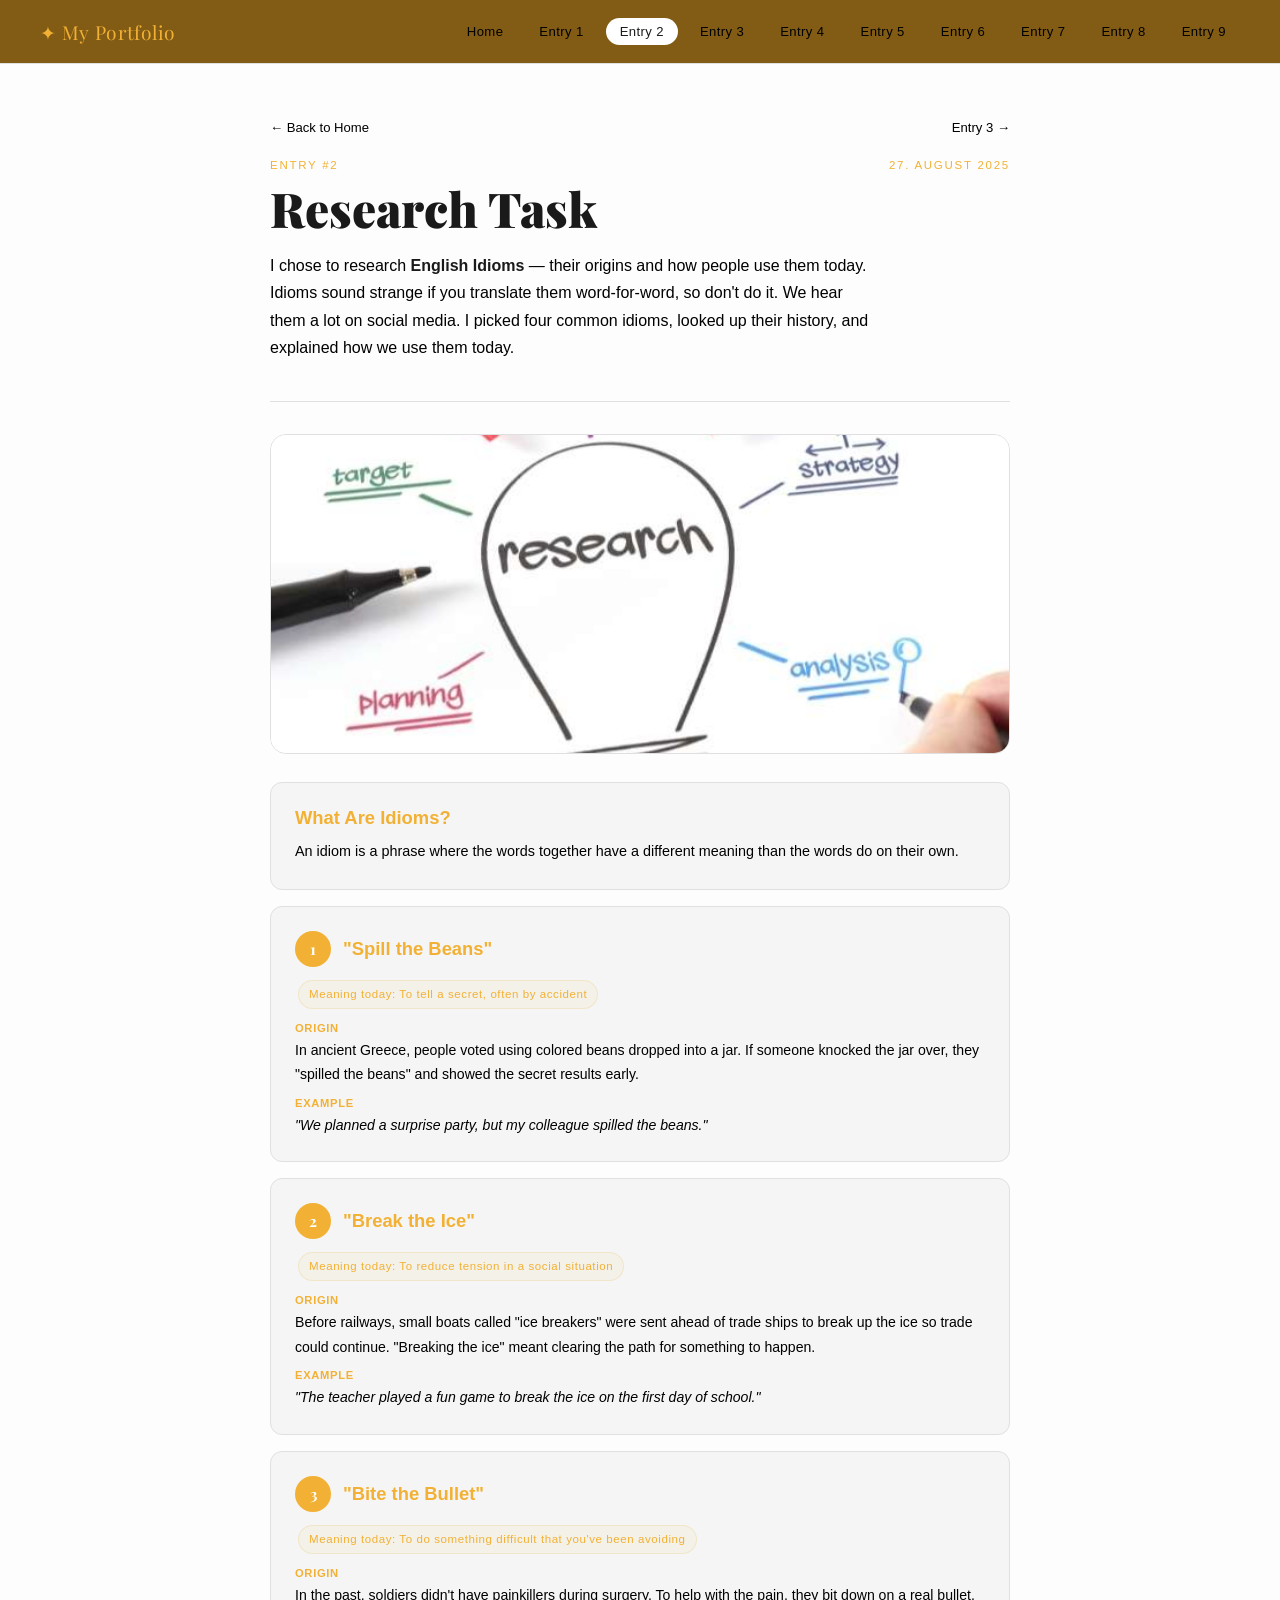
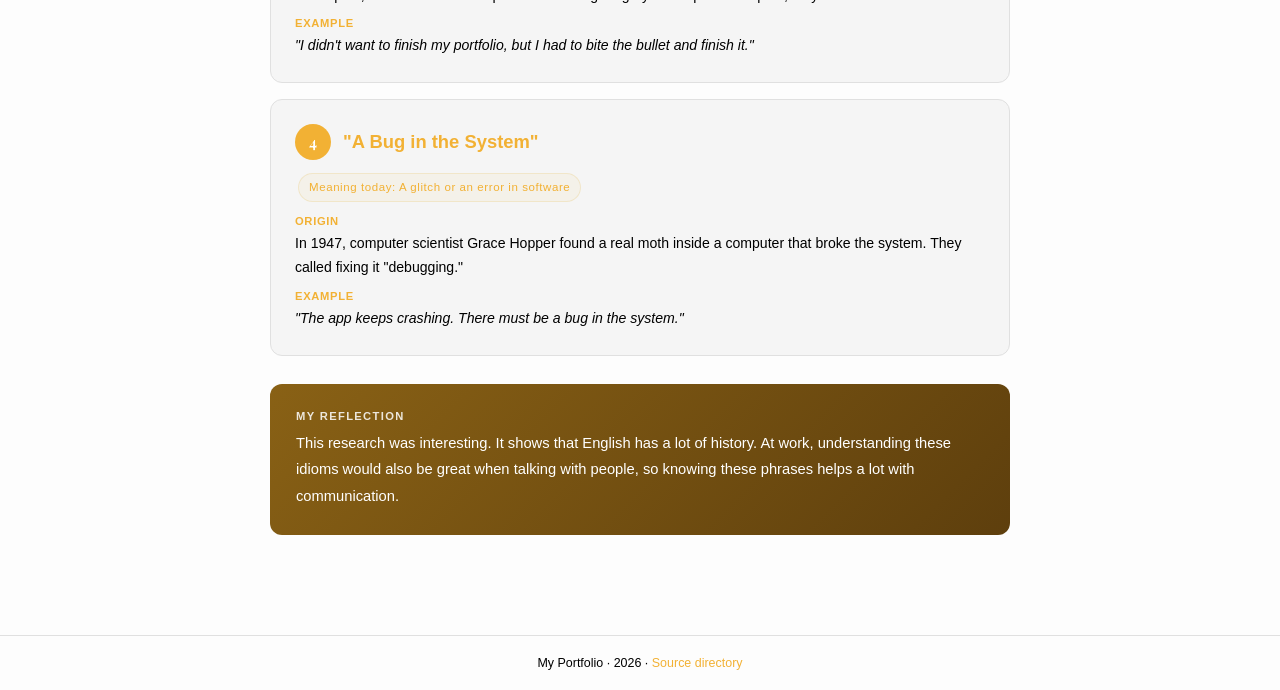
<file: Entry-2.html>
<!DOCTYPE html>
<html lang="en">
<head>
  <meta charset="UTF-8" />
  <meta name="viewport" content="width=device-width, initial-scale=1.0"/>
  <title>Entry 2 - Research Task</title>
  <link rel="stylesheet" href="style.css">
  <link href="https://fonts.googleapis.com/css2?family=Playfair+Display&display=swap" rel="stylesheet">
</head>
<body>
<div id="random-car">🕵🏿‍♂️</div>
  <nav>
  <a class="nav-logo" href="index.html">✦ My Portfolio</a>

  <div class="nav-links">
    <a href="index.html">Home</a>
    <a href="Entry-1.html">Entry 1</a>
    <a href="Entry-2.html" class="active">Entry 2</a>
    <a href="Entry-3.html">Entry 3</a>
    <a href="Entry-4.html">Entry 4</a>
    <a href="Entry-5.html">Entry 5</a>
    <a href="Entry-6.html">Entry 6</a>
    <a href="Entry-7.html">Entry 7</a>
    <a href="Entry-8.html">Entry 8</a>
    <a href="Entry-9.html">Entry 9</a>
  </div>
</nav>

  <div class="entry-page">
    <div class="nav-row">
    <button class="back-btn" onclick="window.location.href='index.html'">← Back to Home</button>
    <button class="back-btn" onclick="window.location.href='Entry-3.html'">Entry 3 →</button>
    </div>
    <div class="nav-row">
      <div class="entry-label">Entry #2</div>
      <div class="entry-label">27. August 2025</div>
    </div>
    <h1 class="entry-title">Research Task</h1>
    <p class="entry-subtitle">I chose to research <strong style="color:var(--text)">English Idioms</strong> — their origins and how people use them today. Idioms sound strange if you translate them word-for-word, so don't do it. We hear them a lot on social media. I picked four common idioms, looked up their history, and explained how we use them today.</p>
    <hr class="divider"/>

    <img class="entry-hero-img" src="Research.png" alt="Research">

    <div class="content-block">
      <h3>What Are Idioms?</h3>
      <p>An idiom is a phrase where the words together have a different meaning than the words do on their own.</p>
    </div>

    <div class="content-block">
      <div class="idiom-head">
        <div class="idiom-num">1</div>
        <h3>"Spill the Beans"</h3>
      </div>
      <p><span class="tag">Meaning today: To tell a secret, often by accident</span></p>
      <div class="idiom-detail">
        <span class="idiom-detail-label">Origin</span>
        <p>In ancient Greece, people voted using colored beans dropped into a jar. If someone knocked the jar over, they "spilled the beans" and showed the secret results early.</p>
      </div>
      <div class="idiom-detail">
        <span class="idiom-detail-label">Example</span>
        <p><em>"We planned a surprise party, but my colleague spilled the beans."</em></p>
      </div>
    </div>

    <div class="content-block">
      <div class="idiom-head">
        <div class="idiom-num">2</div>
        <h3>"Break the Ice"</h3>
      </div>
      <p><span class="tag">Meaning today: To reduce tension in a social situation</span></p>
      <div class="idiom-detail">
        <span class="idiom-detail-label">Origin</span>
        <p>Before railways, small boats called "ice breakers" were sent ahead of trade ships to break up the ice so trade could continue. "Breaking the ice" meant clearing the path for something to happen.</p>
      </div>
      <div class="idiom-detail">
        <span class="idiom-detail-label">Example</span>
        <p><em>"The teacher played a fun game to break the ice on the first day of school."</em></p>
      </div>
    </div>

    <div class="content-block">
      <div class="idiom-head">
        <div class="idiom-num">3</div>
        <h3>"Bite the Bullet"</h3>
      </div>
      <p><span class="tag">Meaning today: To do something difficult that you've been avoiding</span></p>
      <div class="idiom-detail">
        <span class="idiom-detail-label">Origin</span>
        <p>In the past, soldiers didn't have painkillers during surgery. To help with the pain, they bit down on a real bullet.</p>
      </div>
      <div class="idiom-detail">
        <span class="idiom-detail-label">Example</span>
        <p><em>"I didn't want to finish my portfolio, but I had to bite the bullet and finish it."</em></p>
      </div>
    </div>

    <div class="content-block">
      <div class="idiom-head">
        <div class="idiom-num">4</div>
        <h3>"A Bug in the System"</h3>
      </div>
      <p><span class="tag">Meaning today: A glitch or an error in software</span></p>
      <div class="idiom-detail">
        <span class="idiom-detail-label">Origin</span>
        <p>In 1947, computer scientist Grace Hopper found a real moth inside a computer that broke the system. They called fixing it "debugging."</p>
      </div>
      <div class="idiom-detail">
        <span class="idiom-detail-label">Example</span>
        <p><em>"The app keeps crashing. There must be a bug in the system."</em></p>
      </div>
    </div>

    <div class="reflection-box">
      <div class="label">My Reflection</div>
      <p>This research was interesting. It shows that English has a lot of history. At work, understanding these idioms would also be great when talking with people, so knowing these phrases helps a lot with communication.</p>
    </div>
  </div>

<footer>My Portfolio · <span id="year"></span> · <button class="source-btn" onclick="window.location.href='source directory.html'">Source directory</button></footer>
<script>
  document.getElementById('year').textContent = new Date().getFullYear();

  window.addEventListener('DOMContentLoaded', () => {
    const car = document.getElementById('random-car');
    if (!car) return;

    // 1. Zufällige Höhe berechnen (zwischen 10% und 90% der Bildschirmhöhe)
    const randomY = Math.random() * 80 + 10;
    car.style.top = randomY + '%';

    // 2. Zufällige Geschwindigkeit berechnen (Dauer der Fahrt zwischen 3 und 6 Sekunden)
    const randomDuration = Math.random() * 3 + 3;
    car.style.transitionDuration = randomDuration + 's';

    // 3. Zufällige Fahrtrichtung festlegen (50% Chance für links oder rechts)
    const driveRight = Math.random() > 0.5;

    // 4. Animation kurz nach dem Laden starten
    setTimeout(() => {
        if (driveRight) {
            car.classList.add('drive-right');
        } else {
            // Für Fahrt nach links müssen wir die Startposition anpassen
            car.style.left = 'auto';
            car.style.right = '-200px';
            // Eine kleine Verzögerung, damit der Browser die neue Startposition registriert
            requestAnimationFrame(() => {
                car.classList.add('drive-left');
            });
        }
    }, 500); // Startet 0.5 Sekunden nach dem Laden
});
</script>
</body>
</html>
</file>
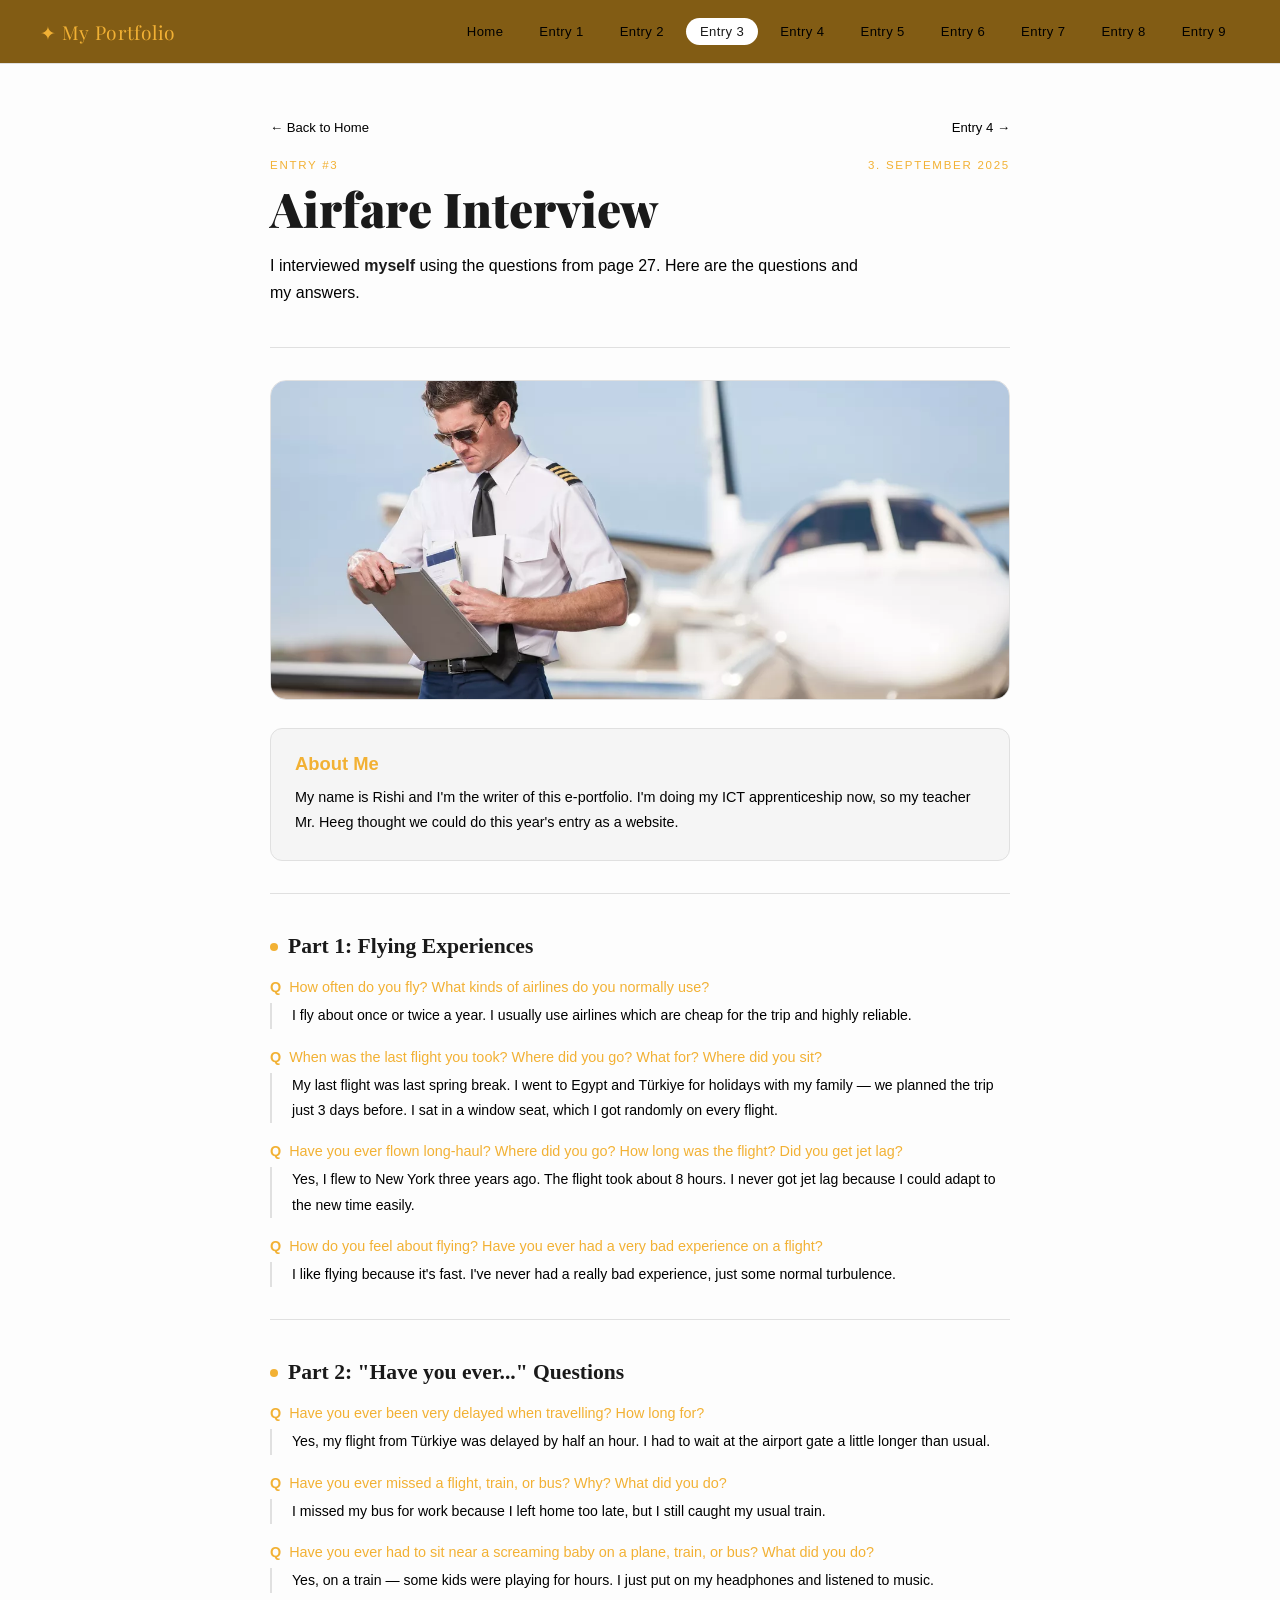
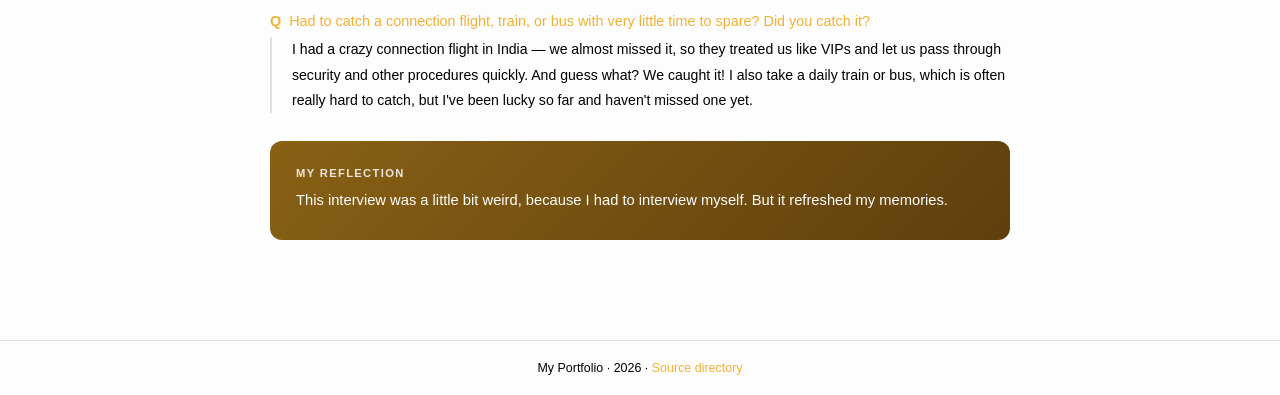
<file: Entry-3.html>
<!DOCTYPE html>
<html lang="en">
<head>
  <meta charset="UTF-8" />
  <meta name="viewport" content="width=device-width, initial-scale=1.0"/>
  <title>Entry 3 - Airfare Interview</title>
  <link rel="stylesheet" href="style.css">
  <link href="https://fonts.googleapis.com/css2?family=Playfair+Display&display=swap" rel="stylesheet">
</head>
<body>
<div id="random-car">✈</div>
  <nav>
  <a class="nav-logo" href="index.html">✦ My Portfolio</a>

  <div class="nav-links">
    <a href="index.html">Home</a>
    <a href="Entry-1.html">Entry 1</a>
    <a href="Entry-2.html">Entry 2</a>
    <a href="Entry-3.html" class="active">Entry 3</a>
    <a href="Entry-4.html">Entry 4</a>
    <a href="Entry-5.html">Entry 5</a>
    <a href="Entry-6.html">Entry 6</a>
    <a href="Entry-7.html">Entry 7</a>
    <a href="Entry-8.html">Entry 8</a>
    <a href="Entry-9.html">Entry 9</a>
  </div>
</nav>

  <div class="entry-page">
    <div class="nav-row">
    <button class="back-btn" onclick="window.location.href='index.html'">← Back to Home</button>
    <button class="back-btn" onclick="window.location.href='Entry-4.html'">Entry 4 →</button>
    </div>
    <div class="nav-row">
      <div class="entry-label">Entry #3</div>
      <div class="entry-label">3. September 2025</div>
    </div>
    <h1 class="entry-title">Airfare Interview</h1>
    <p class="entry-subtitle">I interviewed <strong style="color:var(--text)">myself</strong> using the questions from page 27. Here are the questions and my answers.</p>
    <hr class="divider"/>

    <img class="entry-hero-img" src="Airfare.png" alt="Pilot preparing for a flight">

    <div class="content-block">
      <h3>About Me</h3>
      <p>My name is Rishi and I'm the writer of this e-portfolio. I'm doing my ICT apprenticeship now, so my teacher Mr. Heeg thought we could do this year's entry as a website.</p>
    </div>

    <hr class="divider"/>

    <div class="section-label"><div class="dot"></div><h2>Part 1: Flying Experiences</h2></div>

    <div class="qa-item">
      <div class="qa-question">How often do you fly? What kinds of airlines do you normally use?</div>
      <div class="qa-answer">I fly about once or twice a year. I usually use airlines which are cheap for the trip and highly reliable.</div>
    </div>
    <div class="qa-item">
      <div class="qa-question">When was the last flight you took? Where did you go? What for? Where did you sit?</div>
      <div class="qa-answer">My last flight was last spring break. I went to Egypt and Türkiye for holidays with my family — we planned the trip just 3 days before. I sat in a window seat, which I got randomly on every flight.</div>
    </div>
    <div class="qa-item">
      <div class="qa-question">Have you ever flown long-haul? Where did you go? How long was the flight? Did you get jet lag?</div>
      <div class="qa-answer">Yes, I flew to New York three years ago. The flight took about 8 hours. I never got jet lag because I could adapt to the new time easily.</div>
    </div>
    <div class="qa-item">
      <div class="qa-question">How do you feel about flying? Have you ever had a very bad experience on a flight?</div>
      <div class="qa-answer">I like flying because it's fast. I've never had a really bad experience, just some normal turbulence.</div>
    </div>

    <hr class="divider"/>

    <div class="section-label"><div class="dot"></div><h2>Part 2: "Have you ever..." Questions</h2></div>

    <div class="qa-item">
      <div class="qa-question">Have you ever been very delayed when travelling? How long for?</div>
      <div class="qa-answer">Yes, my flight from Türkiye was delayed by half an hour. I had to wait at the airport gate a little longer than usual.</div>
    </div>
    <div class="qa-item">
      <div class="qa-question">Have you ever missed a flight, train, or bus? Why? What did you do?</div>
      <div class="qa-answer">I missed my bus for work because I left home too late, but I still caught my usual train.</div>
    </div>
    <div class="qa-item">
      <div class="qa-question">Have you ever had to sit near a screaming baby on a plane, train, or bus? What did you do?</div>
      <div class="qa-answer">Yes, on a train — some kids were playing for hours. I just put on my headphones and listened to music.</div>
    </div>
    <div class="qa-item">
      <div class="qa-question">Had to catch a connection flight, train, or bus with very little time to spare? Did you catch it?</div>
      <div class="qa-answer">I had a crazy connection flight in India — we almost missed it, so they treated us like VIPs and let us pass through security and other procedures quickly. And guess what? We caught it! I also take a daily train or bus, which is often really hard to catch, but I've been lucky so far and haven't missed one yet.</div>
    </div>

    <div class="reflection-box">
      <div class="label">My Reflection</div>
      <p>This interview was a little bit weird, because I had to interview myself. But it refreshed my memories.</p>
    </div>
  </div>

<footer>My Portfolio · <span id="year"></span> · <button class="source-btn" onclick="window.location.href='source directory.html'">Source directory</button></footer>
<script>
  document.getElementById('year').textContent = new Date().getFullYear();

  window.addEventListener('DOMContentLoaded', () => {
    const car = document.getElementById('random-car');
    if (!car) return;

    // 1. Zufällige Höhe berechnen (zwischen 10% und 90% der Bildschirmhöhe)
    const randomY = Math.random() * 80 + 10;
    car.style.top = randomY + '%';

    // 2. Zufällige Geschwindigkeit berechnen (Dauer der Fahrt zwischen 3 und 6 Sekunden)
    const randomDuration = Math.random() * 3 + 3;
    car.style.transitionDuration = randomDuration + 's';

    // 3. Zufällige Fahrtrichtung festlegen (50% Chance für links oder rechts)
    const driveRight = Math.random() > 0.5;

    // 4. Animation kurz nach dem Laden starten
    setTimeout(() => {
        if (driveRight) {
            car.classList.add('drive-right');
        } else {
            // Für Fahrt nach links müssen wir die Startposition anpassen
            car.style.left = 'auto';
            car.style.right = '-200px';
            // Eine kleine Verzögerung, damit der Browser die neue Startposition registriert
            requestAnimationFrame(() => {
                car.classList.add('drive-left');
            });
        }
    }, 500); // Startet 0.5 Sekunden nach dem Laden
});
</script>
</body>
</html>
</file>
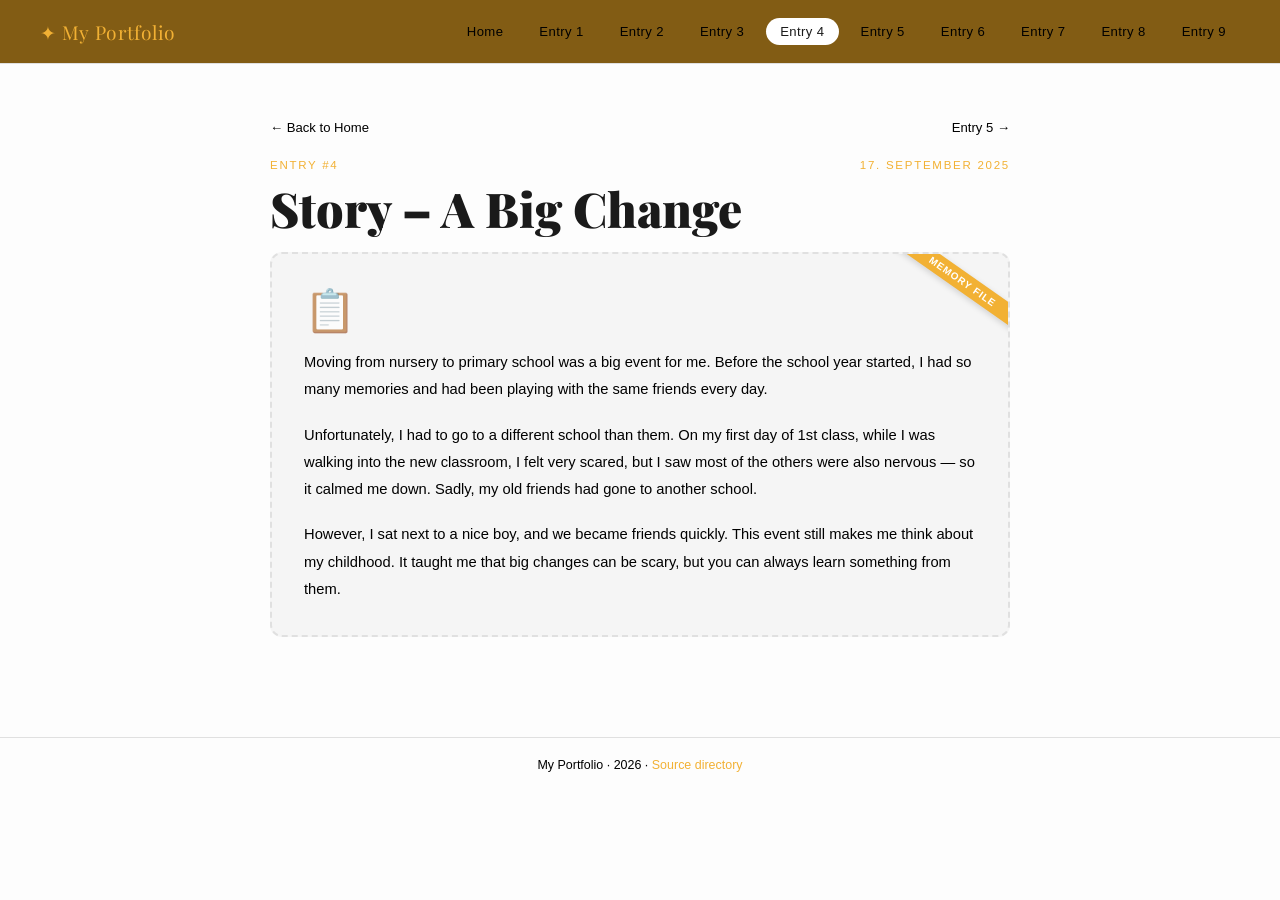
<file: Entry-4.html>
<!DOCTYPE html>
<html lang="en">
<head>
  <meta charset="UTF-8" />
  <meta name="viewport" content="width=device-width, initial-scale=1.0"/>
  <title>Entry 4 - Story </title>
  <link rel="stylesheet" href="style.css">
  <link href="https://fonts.googleapis.com/css2?family=Playfair+Display&display=swap" rel="stylesheet">
</head>
<body>
<div id="random-car">📔</div>
  <nav>
  <a class="nav-logo" href="index.html">✦ My Portfolio</a>

  <div class="nav-links">
    <a href="index.html">Home</a>
    <a href="Entry-1.html">Entry 1</a>
    <a href="Entry-2.html">Entry 2</a>
    <a href="Entry-3.html">Entry 3</a>
    <a href="Entry-4.html" class="active">Entry 4</a>
    <a href="Entry-5.html">Entry 5</a>
    <a href="Entry-6.html">Entry 6</a>
    <a href="Entry-7.html">Entry 7</a>
    <a href="Entry-8.html">Entry 8</a>
    <a href="Entry-9.html">Entry 9</a>
  </div>
</nav>

  <div class="entry-page">
    <div class="nav-row">
    <button class="back-btn" onclick="window.location.href='index.html'">← Back to Home</button>
    <button class="back-btn" onclick="window.location.href='Entry-5.html'">Entry 5 →</button>
    </div>
    <div class="nav-row">
      <div class="entry-label">Entry #4</div>
      <div class="entry-label">17. September 2025</div>
    </div>
    <h1 class="entry-title">Story – A Big Change</h1>

    <div class="cancelled-note">
      <div class="big">📋</div>
      <p>Moving from nursery to primary school was a big event for me. Before the school year started, I had so many memories and had been playing with the same friends every day.</p>
      <br>
      <p>Unfortunately, I had to go to a different school than them. On my first day of 1st class, while I was walking into the new classroom, I felt very scared, but I saw most of the others were also nervous — so it calmed me down. Sadly, my old friends had gone to another school.</p>
      <br>
      <p>However, I sat next to a nice boy, and we became friends quickly. This event still makes me think about my childhood. It taught me that big changes can be scary, but you can always learn something from them.</p>
    </div>
  </div>

<footer>My Portfolio · <span id="year"></span> · <button class="source-btn" onclick="window.location.href='source directory.html'">Source directory</button></footer>
<script>
  document.getElementById('year').textContent = new Date().getFullYear();

  window.addEventListener('DOMContentLoaded', () => {
    const car = document.getElementById('random-car');
    if (!car) return;

    // 1. Zufällige Höhe berechnen (zwischen 10% und 90% der Bildschirmhöhe)
    const randomY = Math.random() * 80 + 10;
    car.style.top = randomY + '%';

    // 2. Zufällige Geschwindigkeit berechnen (Dauer der Fahrt zwischen 3 und 6 Sekunden)
    const randomDuration = Math.random() * 3 + 3;
    car.style.transitionDuration = randomDuration + 's';

    // 3. Zufällige Fahrtrichtung festlegen (50% Chance für links oder rechts)
    const driveRight = Math.random() > 0.5;

    // 4. Animation kurz nach dem Laden starten
    setTimeout(() => {
        if (driveRight) {
            car.classList.add('drive-right');
        } else {
            // Für Fahrt nach links müssen wir die Startposition anpassen
            car.style.left = 'auto';
            car.style.right = '-200px';
            // Eine kleine Verzögerung, damit der Browser die neue Startposition registriert
            requestAnimationFrame(() => {
                car.classList.add('drive-left');
            });
        }
    }, 500); // Startet 0.5 Sekunden nach dem Laden
});
</script>
</body>
</html>
</file>
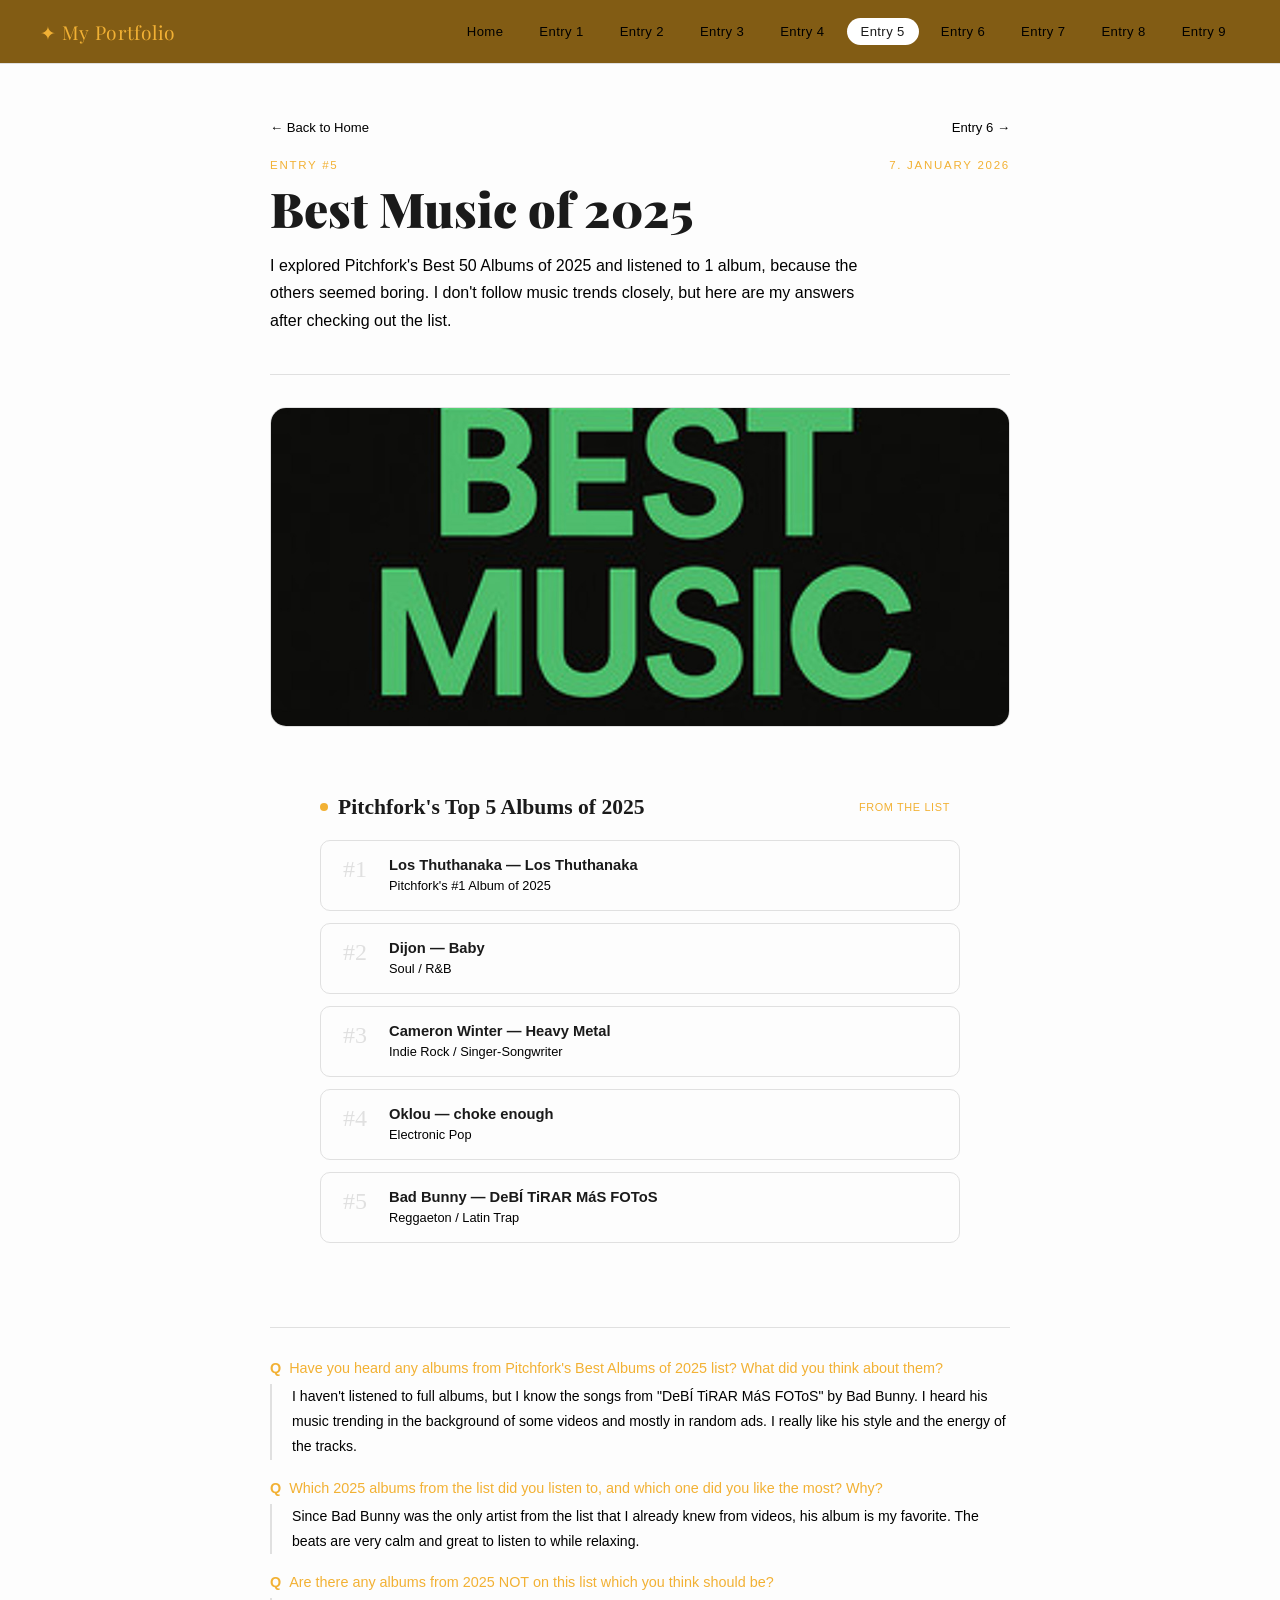
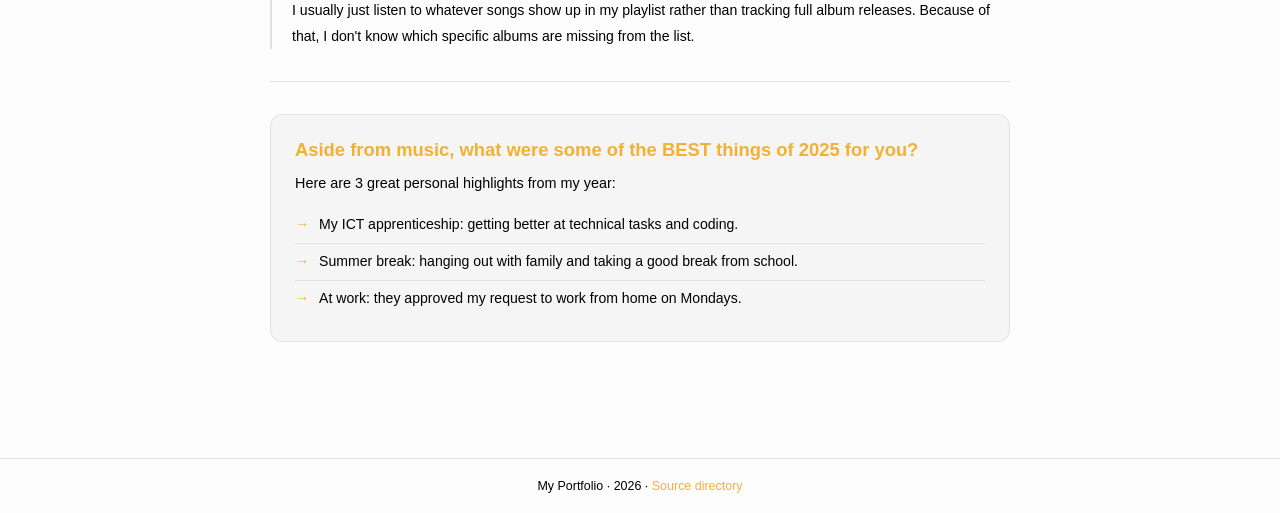
<file: Entry-5.html>
<!DOCTYPE html>
<html lang="en">
<head>
  <meta charset="UTF-8" />
  <meta name="viewport" content="width=device-width, initial-scale=1.0"/>
  <title>Entry 5 - Best Music of 2025</title>
  <link rel="stylesheet" href="style.css">
  <link href="https://fonts.googleapis.com/css2?family=Playfair+Display&display=swap" rel="stylesheet">
</head>
<body>
<div id="random-car">🎧</div>
  <nav>
  <a class="nav-logo" href="index.html">✦ My Portfolio</a>

  <div class="nav-links">
    <a href="index.html">Home</a>
    <a href="Entry-1.html">Entry 1</a>
    <a href="Entry-2.html">Entry 2</a>
    <a href="Entry-3.html">Entry 3</a>
    <a href="Entry-4.html">Entry 4</a>
    <a href="Entry-5.html" class="active">Entry 5</a>
    <a href="Entry-6.html">Entry 6</a>
    <a href="Entry-7.html">Entry 7</a>
    <a href="Entry-8.html">Entry 8</a>
    <a href="Entry-9.html">Entry 9</a>
  </div>
</nav>

  <div class="entry-page">
    <div class="nav-row">
    <button class="back-btn" onclick="window.location.href='index.html'">← Back to Home</button>
    <button class="back-btn" onclick="window.location.href='Entry-6.html'">Entry 6 →</button>
    </div>
    <div class="nav-row">
      <div class="entry-label">Entry #5</div>
      <div class="entry-label">7. January 2026</div>
    </div>
    <h1 class="entry-title">Best Music of 2025</h1>
    <p class="entry-subtitle">I explored Pitchfork's Best 50 Albums of 2025 and listened to 1 album, because the others seemed boring. I don't follow music trends closely, but here are my answers after checking out the list.</p>
    <hr class="divider"/>

    <img class="entry-hero-img" src="Music.png" alt="Album">

  <div class="entry-content">

    <div class="section-label"><div class="dot"></div><h2>Pitchfork's Top 5 Albums of 2025</h2><span class="badge">From the list</span></div>
    <div class="music-item"><div class="music-rank">#1</div><div class="music-info"><strong>Los Thuthanaka — Los Thuthanaka</strong><span>Pitchfork's #1 Album of 2025</span></div></div>
    <div class="music-item"><div class="music-rank">#2</div><div class="music-info"><strong>Dijon — Baby</strong><span>Soul / R&B</span></div></div>
    <div class="music-item"><div class="music-rank">#3</div><div class="music-info"><strong>Cameron Winter — Heavy Metal</strong><span>Indie Rock / Singer-Songwriter</span></div></div>
    <div class="music-item"><div class="music-rank">#4</div><div class="music-info"><strong>Oklou — choke enough</strong><span>Electronic Pop</span></div></div>
    <div class="music-item"><div class="music-rank">#5</div><div class="music-info"><strong>Bad Bunny — DeBÍ TiRAR MáS FOToS</strong><span>Reggaeton / Latin Trap</span></div></div>
  </div>

    <hr class="divider"/>

    <div class="qa-item">
      <div class="qa-question">Have you heard any albums from Pitchfork's Best Albums of 2025 list? What did you think about them?</div>
      <div class="qa-answer">I haven't listened to full albums, but I know the songs from "DeBÍ TiRAR MáS FOToS" by Bad Bunny. I heard his music trending in the background of some videos and mostly in random ads. I really like his style and the energy of the tracks.</div>
    </div>

    <div class="qa-item">
      <div class="qa-question">Which 2025 albums from the list did you listen to, and which one did you like the most? Why?</div>
      <div class="qa-answer">Since Bad Bunny was the only artist from the list that I already knew from videos, his album is my favorite. The beats are very calm and great to listen to while relaxing.</div>
    </div>

    <div class="qa-item">
      <div class="qa-question">Are there any albums from 2025 NOT on this list which you think should be?</div>
      <div class="qa-answer">I usually just listen to whatever songs show up in my playlist rather than tracking full album releases. Because of that, I don't know which specific albums are missing from the list.</div>
    </div>

    <hr class="divider"/>

    <div class="content-block">
      <h3>Aside from music, what were some of the BEST things of 2025 for you?</h3>
      <p>Here are 3 great personal highlights from my year:</p>
      <ul>
        <li>My ICT apprenticeship: getting better at technical tasks and coding.</li>
        <li>Summer break: hanging out with family and taking a good break from school.</li>
        <li>At work: they approved my request to work from home on Mondays.</li>
      </ul>
    </div>
  </div>

<footer>My Portfolio · <span id="year"></span> · <button class="source-btn" onclick="window.location.href='source directory.html'">Source directory</button></footer>
<script>
  document.getElementById('year').textContent = new Date().getFullYear();

  window.addEventListener('DOMContentLoaded', () => {
    const car = document.getElementById('random-car');
    if (!car) return;

    // 1. Zufällige Höhe berechnen (zwischen 10% und 90% der Bildschirmhöhe)
    const randomY = Math.random() * 80 + 10;
    car.style.top = randomY + '%';

    // 2. Zufällige Geschwindigkeit berechnen (Dauer der Fahrt zwischen 3 und 6 Sekunden)
    const randomDuration = Math.random() * 3 + 3;
    car.style.transitionDuration = randomDuration + 's';

    // 3. Zufällige Fahrtrichtung festlegen (50% Chance für links oder rechts)
    const driveRight = Math.random() > 0.5;

    // 4. Animation kurz nach dem Laden starten
    setTimeout(() => {
        if (driveRight) {
            car.classList.add('drive-right');
        } else {
            // Für Fahrt nach links müssen wir die Startposition anpassen
            car.style.left = 'auto';
            car.style.right = '-200px';
            // Eine kleine Verzögerung, damit der Browser die neue Startposition registriert
            requestAnimationFrame(() => {
                car.classList.add('drive-left');
            });
        }
    }, 500); // Startet 0.5 Sekunden nach dem Laden
});
</script>
</body>
</html>
</file>
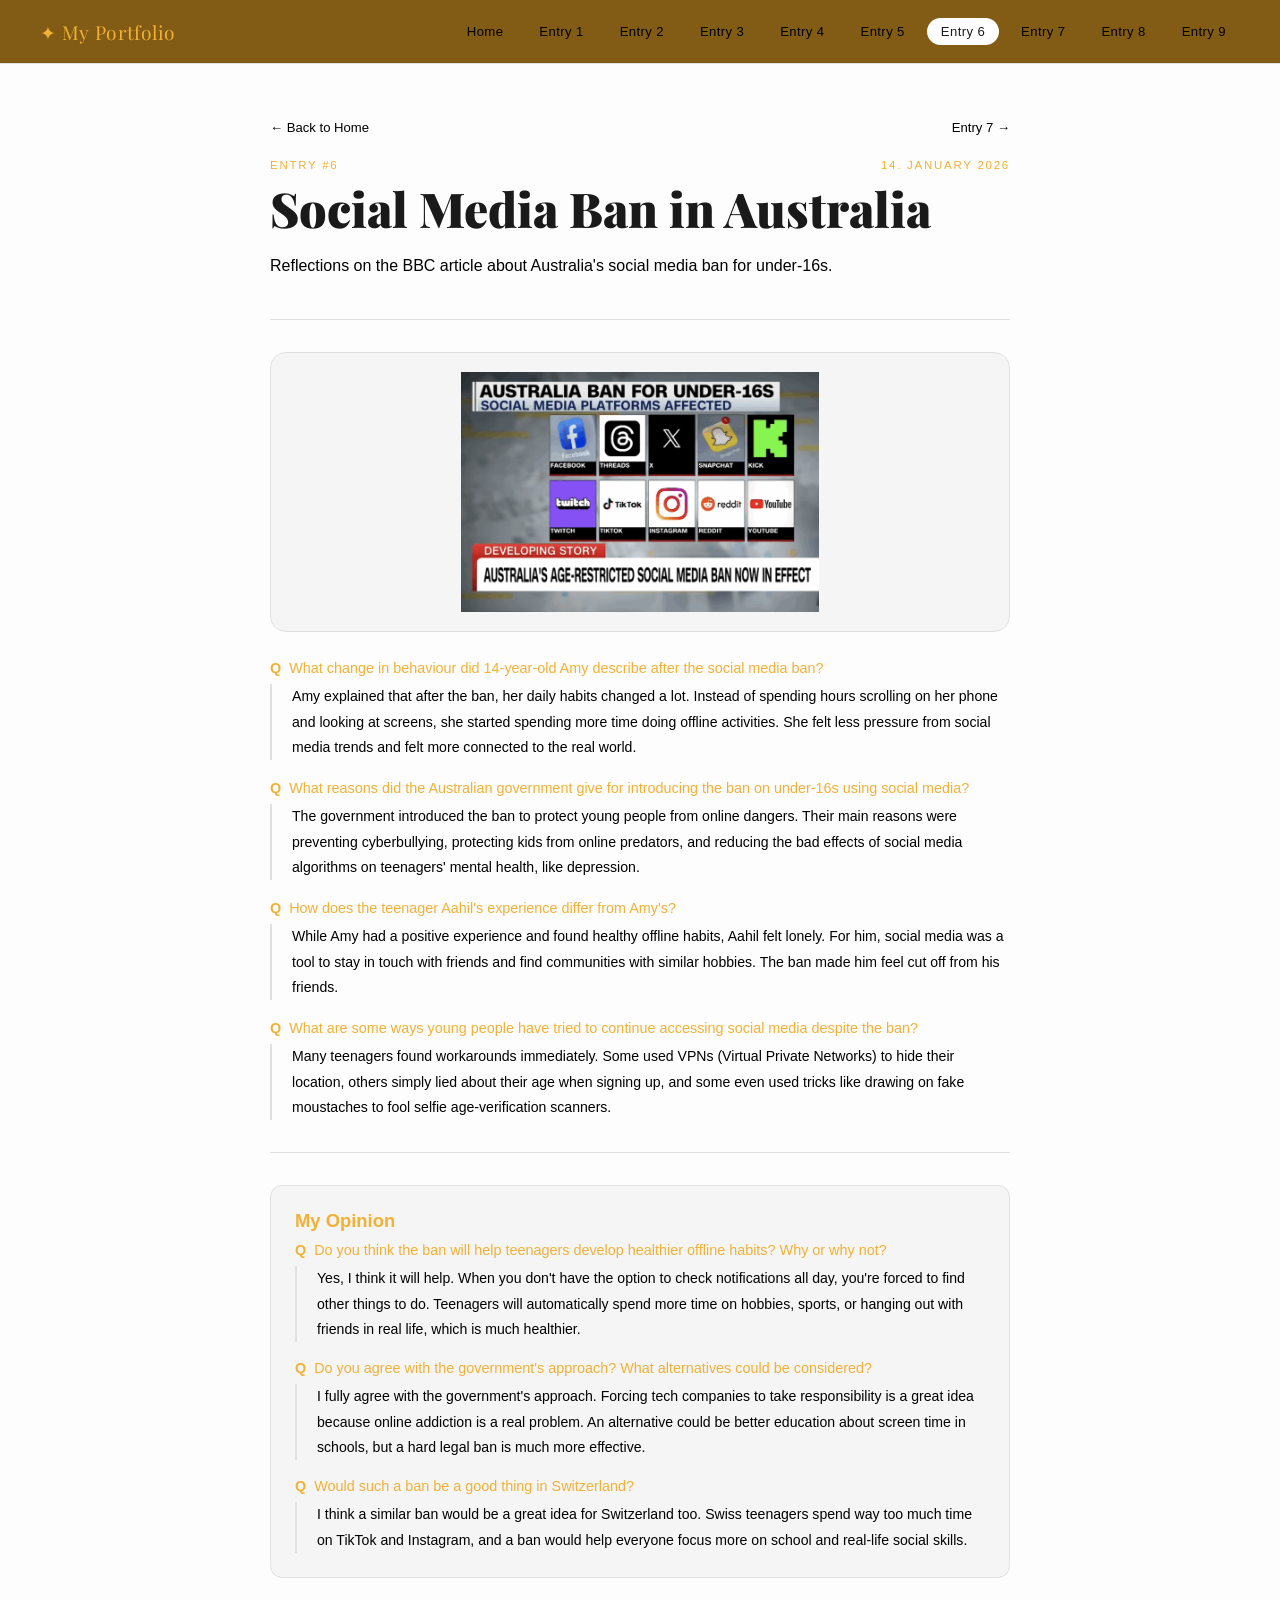
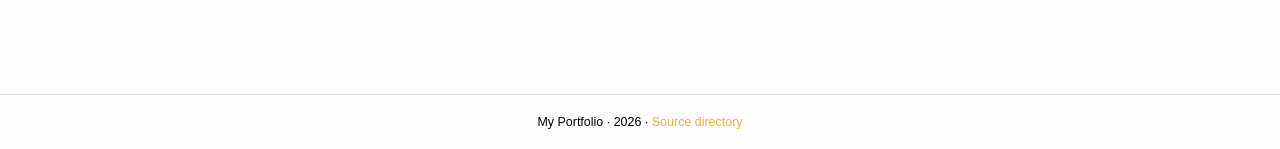
<file: Entry-6.html>
<!DOCTYPE html>
<html lang="en">
<head>
  <meta charset="UTF-8" />
  <meta name="viewport" content="width=device-width, initial-scale=1.0"/>
  <title>Entry 6 - Social Media Ban in AUS</title>
  <link rel="stylesheet" href="style.css">
  <link href="https://fonts.googleapis.com/css2?family=Playfair+Display&display=swap" rel="stylesheet">
</head>
<body>
<div id="random-car">📵</div>
  <nav>
  <a class="nav-logo" href="index.html">✦ My Portfolio</a>

  <div class="nav-links">
    <a href="index.html">Home</a>
    <a href="Entry-1.html">Entry 1</a>
    <a href="Entry-2.html">Entry 2</a>
    <a href="Entry-3.html">Entry 3</a>
    <a href="Entry-4.html">Entry 4</a>
    <a href="Entry-5.html">Entry 5</a>
    <a href="Entry-6.html" class="active">Entry 6</a>
    <a href="Entry-7.html">Entry 7</a>
    <a href="Entry-8.html">Entry 8</a>
    <a href="Entry-9.html">Entry 9</a>
  </div>
</nav>

  <div class="entry-page">
    <div class="nav-row">
    <button class="back-btn" onclick="window.location.href='index.html'">← Back to Home</button>
    <button class="back-btn" onclick="window.location.href='Entry-7.html'">Entry 7 →</button>
    </div>
    <div class="nav-row">
      <div class="entry-label">Entry #6</div>
      <div class="entry-label">14. January 2026</div>
    </div>
    <h1 class="entry-title">Social Media Ban in Australia</h1>
    <p class="entry-subtitle">Reflections on the BBC article about Australia's social media ban for under-16s.</p>
    <hr class="divider"/>

    <div class="entry-hero-frame">
      <img src="Australia.png" alt="Australia social media ban">
    </div>

    <div class="qa-item">
      <div class="qa-question">What change in behaviour did 14-year-old Amy describe after the social media ban?</div>
      <div class="qa-answer">Amy explained that after the ban, her daily habits changed a lot. Instead of spending hours scrolling on her phone and looking at screens, she started spending more time doing offline activities. She felt less pressure from social media trends and felt more connected to the real world.</div>
    </div>

    <div class="qa-item">
      <div class="qa-question">What reasons did the Australian government give for introducing the ban on under-16s using social media?</div>
      <div class="qa-answer">The government introduced the ban to protect young people from online dangers. Their main reasons were preventing cyberbullying, protecting kids from online predators, and reducing the bad effects of social media algorithms on teenagers' mental health, like depression.</div>
    </div>

    <div class="qa-item">
      <div class="qa-question">How does the teenager Aahil's experience differ from Amy's?</div>
      <div class="qa-answer">While Amy had a positive experience and found healthy offline habits, Aahil felt lonely. For him, social media was a tool to stay in touch with friends and find communities with similar hobbies. The ban made him feel cut off from his friends.</div>
    </div>

    <div class="qa-item">
      <div class="qa-question">What are some ways young people have tried to continue accessing social media despite the ban?</div>
      <div class="qa-answer">Many teenagers found workarounds immediately. Some used VPNs (Virtual Private Networks) to hide their location, others simply lied about their age when signing up, and some even used tricks like drawing on fake moustaches to fool selfie age-verification scanners.</div>
    </div>

    <hr class="divider"/>

    <div class="content-block">
      <h3>My Opinion</h3>
      <div class="qa-item" style="margin:0">
        <div class="qa-question">Do you think the ban will help teenagers develop healthier offline habits? Why or why not?</div>
        <div class="qa-answer">Yes, I think it will help. When you don't have the option to check notifications all day, you're forced to find other things to do. Teenagers will automatically spend more time on hobbies, sports, or hanging out with friends in real life, which is much healthier.</div>
      </div>
      <br/>
      <div class="qa-item" style="margin:0">
        <div class="qa-question">Do you agree with the government's approach? What alternatives could be considered?</div>
        <div class="qa-answer">I fully agree with the government's approach. Forcing tech companies to take responsibility is a great idea because online addiction is a real problem. An alternative could be better education about screen time in schools, but a hard legal ban is much more effective.</div>
      </div>
      <br/>
      <div class="qa-item" style="margin:0">
        <div class="qa-question">Would such a ban be a good thing in Switzerland?</div>
        <div class="qa-answer">I think a similar ban would be a great idea for Switzerland too. Swiss teenagers spend way too much time on TikTok and Instagram, and a ban would help everyone focus more on school and real-life social skills.</div>
      </div>
    </div>
  </div>

<footer>My Portfolio · <span id="year"></span> · <button class="source-btn" onclick="window.location.href='source directory.html'">Source directory</button></footer>
<script>
  document.getElementById('year').textContent = new Date().getFullYear();

  window.addEventListener('DOMContentLoaded', () => {
    const car = document.getElementById('random-car');
    if (!car) return;

    // 1. Zufällige Höhe berechnen (zwischen 10% und 90% der Bildschirmhöhe)
    const randomY = Math.random() * 80 + 10;
    car.style.top = randomY + '%';

    // 2. Zufällige Geschwindigkeit berechnen (Dauer der Fahrt zwischen 3 und 6 Sekunden)
    const randomDuration = Math.random() * 3 + 3;
    car.style.transitionDuration = randomDuration + 's';

    // 3. Zufällige Fahrtrichtung festlegen (50% Chance für links oder rechts)
    const driveRight = Math.random() > 0.5;

    // 4. Animation kurz nach dem Laden starten
    setTimeout(() => {
        if (driveRight) {
            car.classList.add('drive-right');
        } else {
            // Für Fahrt nach links müssen wir die Startposition anpassen
            car.style.left = 'auto';
            car.style.right = '-200px';
            // Eine kleine Verzögerung, damit der Browser die neue Startposition registriert
            requestAnimationFrame(() => {
                car.classList.add('drive-left');
            });
        }
    }, 500); // Startet 0.5 Sekunden nach dem Laden
});
</script>
</body>
</html>
</file>
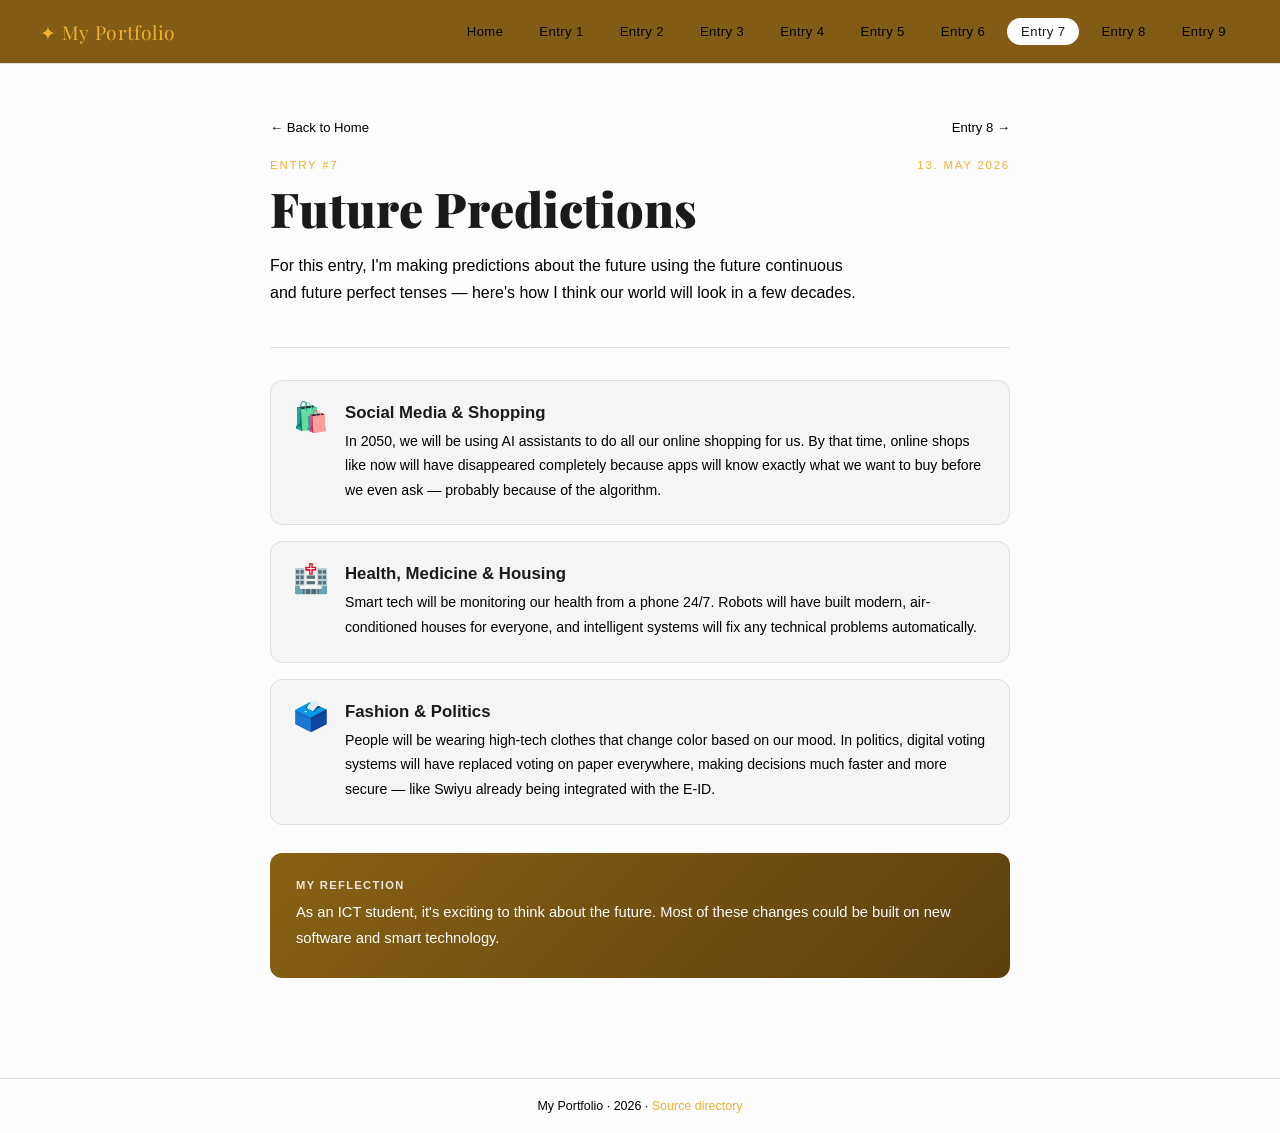
<file: Entry-7.html>
<!DOCTYPE html>
<html lang="en">
<head>
  <meta charset="UTF-8" />
  <meta name="viewport" content="width=device-width, initial-scale=1.0"/>
  <title>Entry 7 - Future Predictions</title>
  <link rel="stylesheet" href="style.css">
  <link href="https://fonts.googleapis.com/css2?family=Playfair+Display&display=swap" rel="stylesheet">
</head>
<body>
<div id="random-car">🔮</div>
  <nav>
  <a class="nav-logo" href="index.html">✦ My Portfolio</a>

  <div class="nav-links">
    <a href="index.html">Home</a>
    <a href="Entry-1.html">Entry 1</a>
    <a href="Entry-2.html">Entry 2</a>
    <a href="Entry-3.html">Entry 3</a>
    <a href="Entry-4.html">Entry 4</a>
    <a href="Entry-5.html">Entry 5</a>
    <a href="Entry-6.html">Entry 6</a>
    <a href="Entry-7.html" class="active">Entry 7</a>
    <a href="Entry-8.html">Entry 8</a>
    <a href="Entry-9.html">Entry 9</a>
  </div>
</nav>

  <div class="entry-page">
    <div class="nav-row">
    <button class="back-btn" onclick="window.location.href='index.html'">← Back to Home</button>
    <button class="back-btn" onclick="window.location.href='Entry-8.html'">Entry 8 →</button>
    </div>
    <div class="nav-row">
      <div class="entry-label">Entry #7</div>
      <div class="entry-label">13. May 2026</div>
    </div>
    <h1 class="entry-title">Future Predictions</h1>
    <p class="entry-subtitle">For this entry, I'm making predictions about the future using the future continuous and future perfect tenses — here's how I think our world will look in a few decades.</p>
    <hr class="divider"/>

    <div class="prediction-grid">
      <div class="prediction-card">
        <div class="prediction-icon">🛍️</div>
        <div>
          <h3>Social Media & Shopping</h3>
          <p>In 2050, we will be using AI assistants to do all our online shopping for us. By that time, online shops like now will have disappeared completely because apps will know exactly what we want to buy before we even ask — probably because of the algorithm.</p>
        </div>
      </div>
      <div class="prediction-card">
        <div class="prediction-icon">🏥</div>
        <div>
          <h3>Health, Medicine & Housing</h3>
          <p>Smart tech will be monitoring our health from a phone 24/7. Robots will have built modern, air-conditioned houses for everyone, and intelligent systems will fix any technical problems automatically.</p>
        </div>
      </div>
      <div class="prediction-card">
        <div class="prediction-icon">🗳️</div>
        <div>
          <h3>Fashion & Politics</h3>
          <p>People will be wearing high-tech clothes that change color based on our mood. In politics, digital voting systems will have replaced voting on paper everywhere, making decisions much faster and more secure — like Swiyu already being integrated with the E-ID.</p>
        </div>
      </div>
    </div>

    <div class="reflection-box">
      <div class="label">My Reflection</div>
      <p>As an ICT student, it's exciting to think about the future. Most of these changes could be built on new software and smart technology.</p>
    </div>
  </div>

<footer>My Portfolio · <span id="year"></span> · <button class="source-btn" onclick="window.location.href='source directory.html'">Source directory</button></footer>
<script>
  document.getElementById('year').textContent = new Date().getFullYear();

  window.addEventListener('DOMContentLoaded', () => {
    const car = document.getElementById('random-car');
    if (!car) return;

    // 1. Zufällige Höhe berechnen (zwischen 10% und 90% der Bildschirmhöhe)
    const randomY = Math.random() * 80 + 10;
    car.style.top = randomY + '%';

    // 2. Zufällige Geschwindigkeit berechnen (Dauer der Fahrt zwischen 3 und 6 Sekunden)
    const randomDuration = Math.random() * 3 + 3;
    car.style.transitionDuration = randomDuration + 's';

    // 3. Zufällige Fahrtrichtung festlegen (50% Chance für links oder rechts)
    const driveRight = Math.random() > 0.5;

    // 4. Animation kurz nach dem Laden starten
    setTimeout(() => {
        if (driveRight) {
            car.classList.add('drive-right');
        } else {
            // Für Fahrt nach links müssen wir die Startposition anpassen
            car.style.left = 'auto';
            car.style.right = '-200px';
            // Eine kleine Verzögerung, damit der Browser die neue Startposition registriert
            requestAnimationFrame(() => {
                car.classList.add('drive-left');
            });
        }
    }, 500); // Startet 0.5 Sekunden nach dem Laden
});
</script>
</body>
</html>
</file>
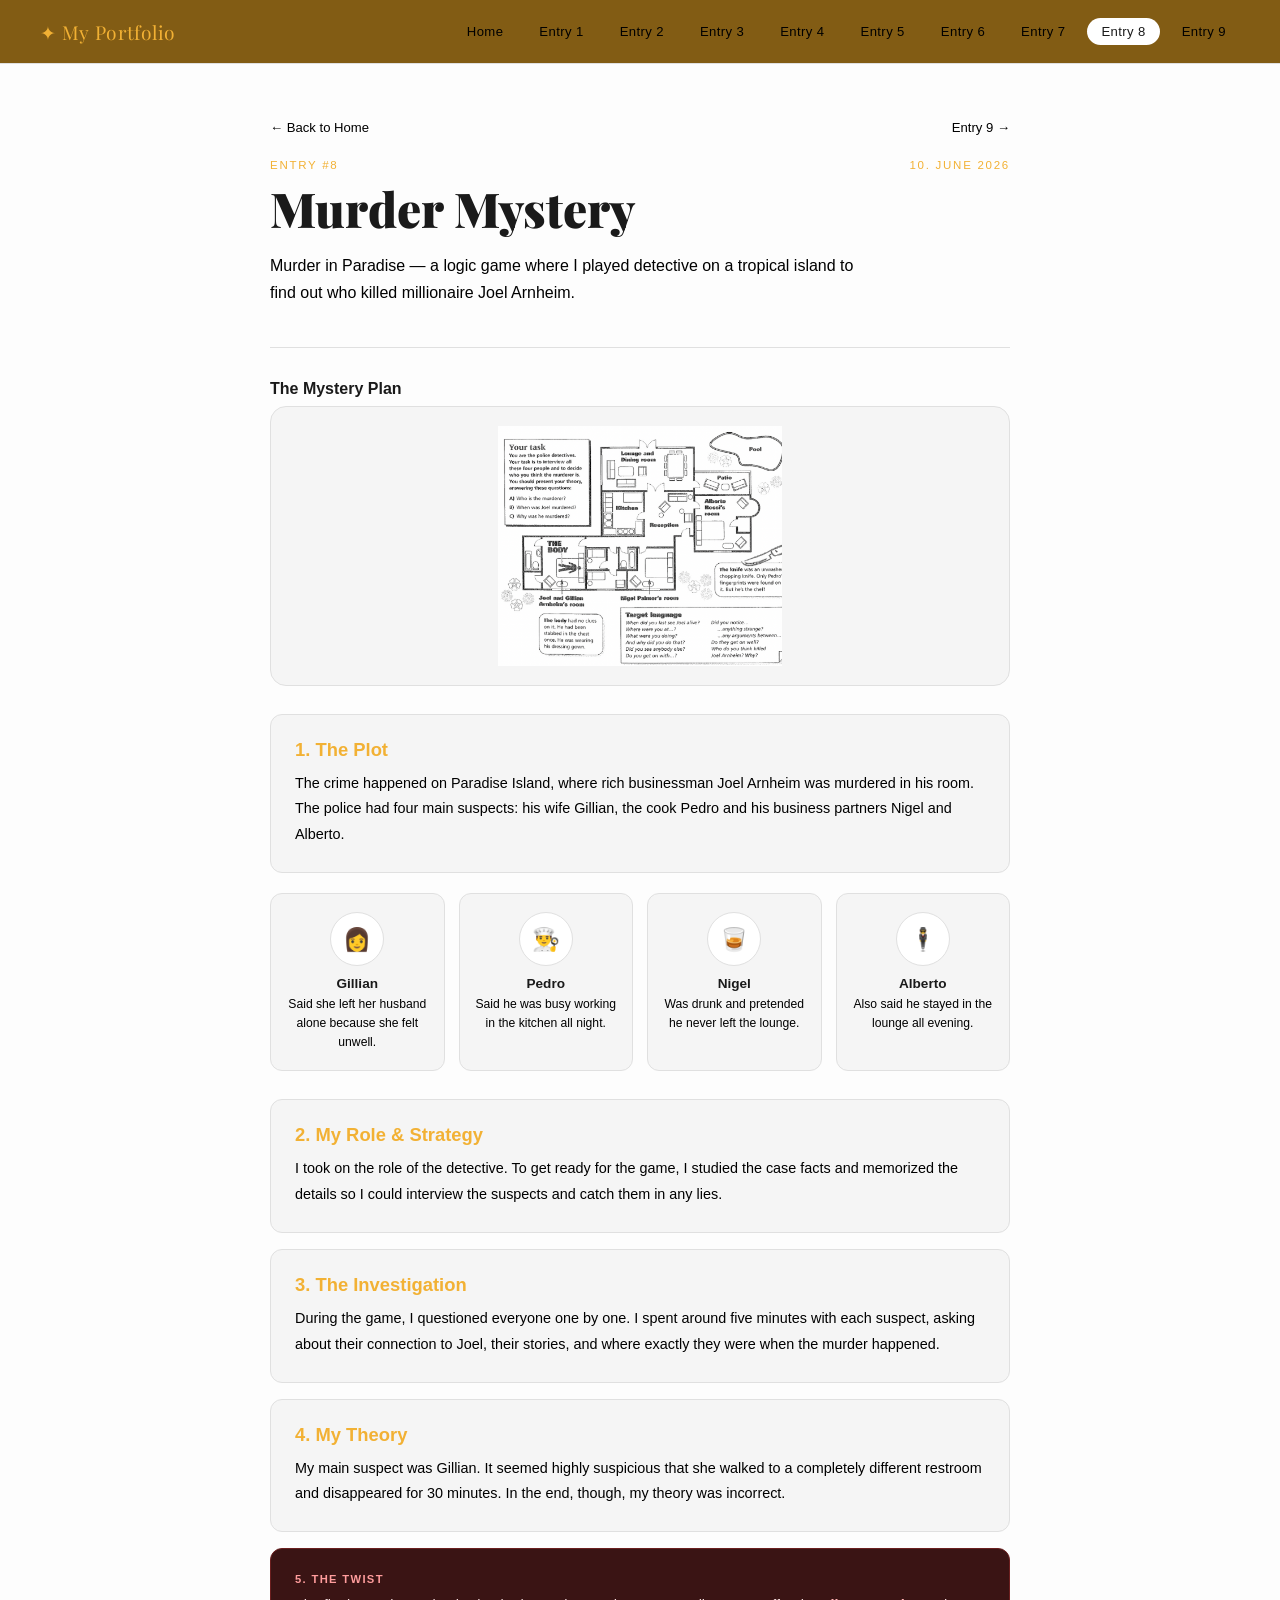
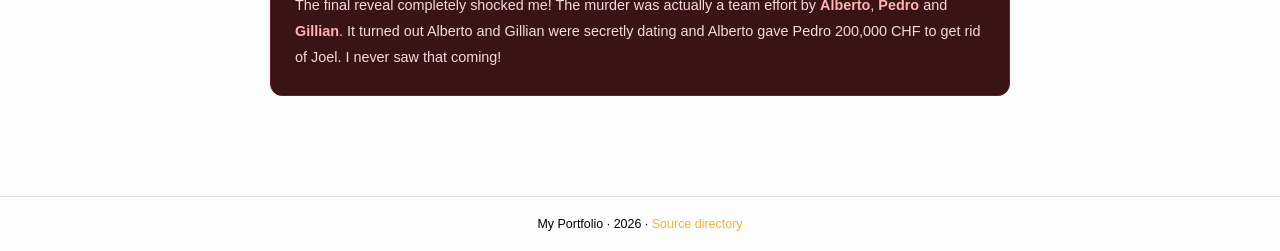
<file: Entry-8.html>
<!DOCTYPE html>
<html lang="en">
<head>
  <meta charset="UTF-8" />
  <meta name="viewport" content="width=device-width, initial-scale=1.0"/>
  <title>Entry 8 - Murder Mystery</title>
  <link rel="stylesheet" href="style.css">
  <link href="https://fonts.googleapis.com/css2?family=Playfair+Display&display=swap" rel="stylesheet">
</head>
<body>
<div id="random-car">🔪</div>
  <nav>
  <a class="nav-logo" href="index.html">✦ My Portfolio</a>

  <div class="nav-links">
    <a href="index.html">Home</a>
    <a href="Entry-1.html">Entry 1</a>
    <a href="Entry-2.html">Entry 2</a>
    <a href="Entry-3.html">Entry 3</a>
    <a href="Entry-4.html">Entry 4</a>
    <a href="Entry-5.html">Entry 5</a>
    <a href="Entry-6.html">Entry 6</a>
    <a href="Entry-7.html">Entry 7</a>
    <a href="Entry-8.html" class="active">Entry 8</a>
    <a href="Entry-9.html">Entry 9</a>
  </div>
</nav>

  <div class="entry-page">
    <div class="nav-row">
    <button class="back-btn" onclick="window.location.href='index.html'">← Back to Home</button>
    <button class="back-btn" onclick="window.location.href='Entry-9.html'">Entry 9 →</button>
    </div>
    <div class="nav-row">
      <div class="entry-label">Entry #8</div>
      <div class="entry-label">10. June 2026</div>
    </div>
    <h1 class="entry-title">Murder Mystery</h1>
    <p class="entry-subtitle">Murder in Paradise — a logic game where I played detective on a tropical island to find out who killed millionaire Joel Arnheim.</p>
    <hr class="divider"/>

    <strong>The Mystery Plan </strong>
    <div class="entry-hero-frame">
      <img src="Mystery Plan.png" alt="Mystery Plan">
    </div>
    

    <div class="content-block">
      <h3>1. The Plot</h3>
      <p>The crime happened on Paradise Island, where rich businessman Joel Arnheim was murdered in his room. The police had four main suspects: his wife Gillian, the cook Pedro and his business partners Nigel and Alberto.</p>
    </div>

    <div class="suspect-grid">
      <div class="suspect-card">
        <div class="suspect-avatar">👩</div>
        <div class="suspect-name">Gillian</div>
        <div class="suspect-alibi">Said she left her husband alone because she felt unwell.</div>
      </div>
      <div class="suspect-card">
        <div class="suspect-avatar">👨‍🍳</div>
        <div class="suspect-name">Pedro</div>
        <div class="suspect-alibi">Said he was busy working in the kitchen all night.</div>
      </div>
      <div class="suspect-card">
        <div class="suspect-avatar">🥃</div>
        <div class="suspect-name">Nigel</div>
        <div class="suspect-alibi">Was drunk and pretended he never left the lounge.</div>
      </div>
      <div class="suspect-card">
        <div class="suspect-avatar">🕴️</div>
        <div class="suspect-name">Alberto</div>
        <div class="suspect-alibi">Also said he stayed in the lounge all evening.</div>
      </div>
    </div>

    <div class="content-block">
      <h3>2. My Role & Strategy</h3>
      <p>I took on the role of the detective. To get ready for the game, I studied the case facts and memorized the details so I could interview the suspects and catch them in any lies.</p>
    </div>

    <div class="content-block">
      <h3>3. The Investigation</h3>
      <p>During the game, I questioned everyone one by one. I spent around five minutes with each suspect, asking about their connection to Joel, their stories, and where exactly they were when the murder happened.</p>
    </div>

    <div class="content-block">
      <h3>4. My Theory</h3>
      <p>My main suspect was Gillian. It seemed highly suspicious that she walked to a completely different restroom and disappeared for 30 minutes. In the end, though, my theory was incorrect.</p>
    </div>

    <div class="reveal-box">
      <div class="label">5. The Twist</div>
      <p>The final reveal completely shocked me! The murder was actually a team effort by <strong>Alberto</strong>, <strong>Pedro</strong> and <strong>Gillian</strong>. It turned out Alberto and Gillian were secretly dating and Alberto gave Pedro 200,000 CHF to get rid of Joel. I never saw that coming!</p>
    </div>
  </div>

<footer>My Portfolio · <span id="year"></span> · <button class="source-btn" onclick="window.location.href='source directory.html'">Source directory</button></footer>
<script>
  document.getElementById('year').textContent = new Date().getFullYear();

  window.addEventListener('DOMContentLoaded', () => {
    const car = document.getElementById('random-car');
    if (!car) return;

    // 1. Zufällige Höhe berechnen (zwischen 10% und 90% der Bildschirmhöhe)
    const randomY = Math.random() * 80 + 10;
    car.style.top = randomY + '%';

    // 2. Zufällige Geschwindigkeit berechnen (Dauer der Fahrt zwischen 3 und 6 Sekunden)
    const randomDuration = Math.random() * 3 + 3;
    car.style.transitionDuration = randomDuration + 's';

    // 3. Zufällige Fahrtrichtung festlegen (50% Chance für links oder rechts)
    const driveRight = Math.random() > 0.5;

    // 4. Animation kurz nach dem Laden starten
    setTimeout(() => {
        if (driveRight) {
            car.classList.add('drive-right');
        } else {
            // Für Fahrt nach links müssen wir die Startposition anpassen
            car.style.left = 'auto';
            car.style.right = '-200px';
            // Eine kleine Verzögerung, damit der Browser die neue Startposition registriert
            requestAnimationFrame(() => {
                car.classList.add('drive-left');
            });
        }
    }, 500); // Startet 0.5 Sekunden nach dem Laden
});
</script>
</body>
</html>
</file>
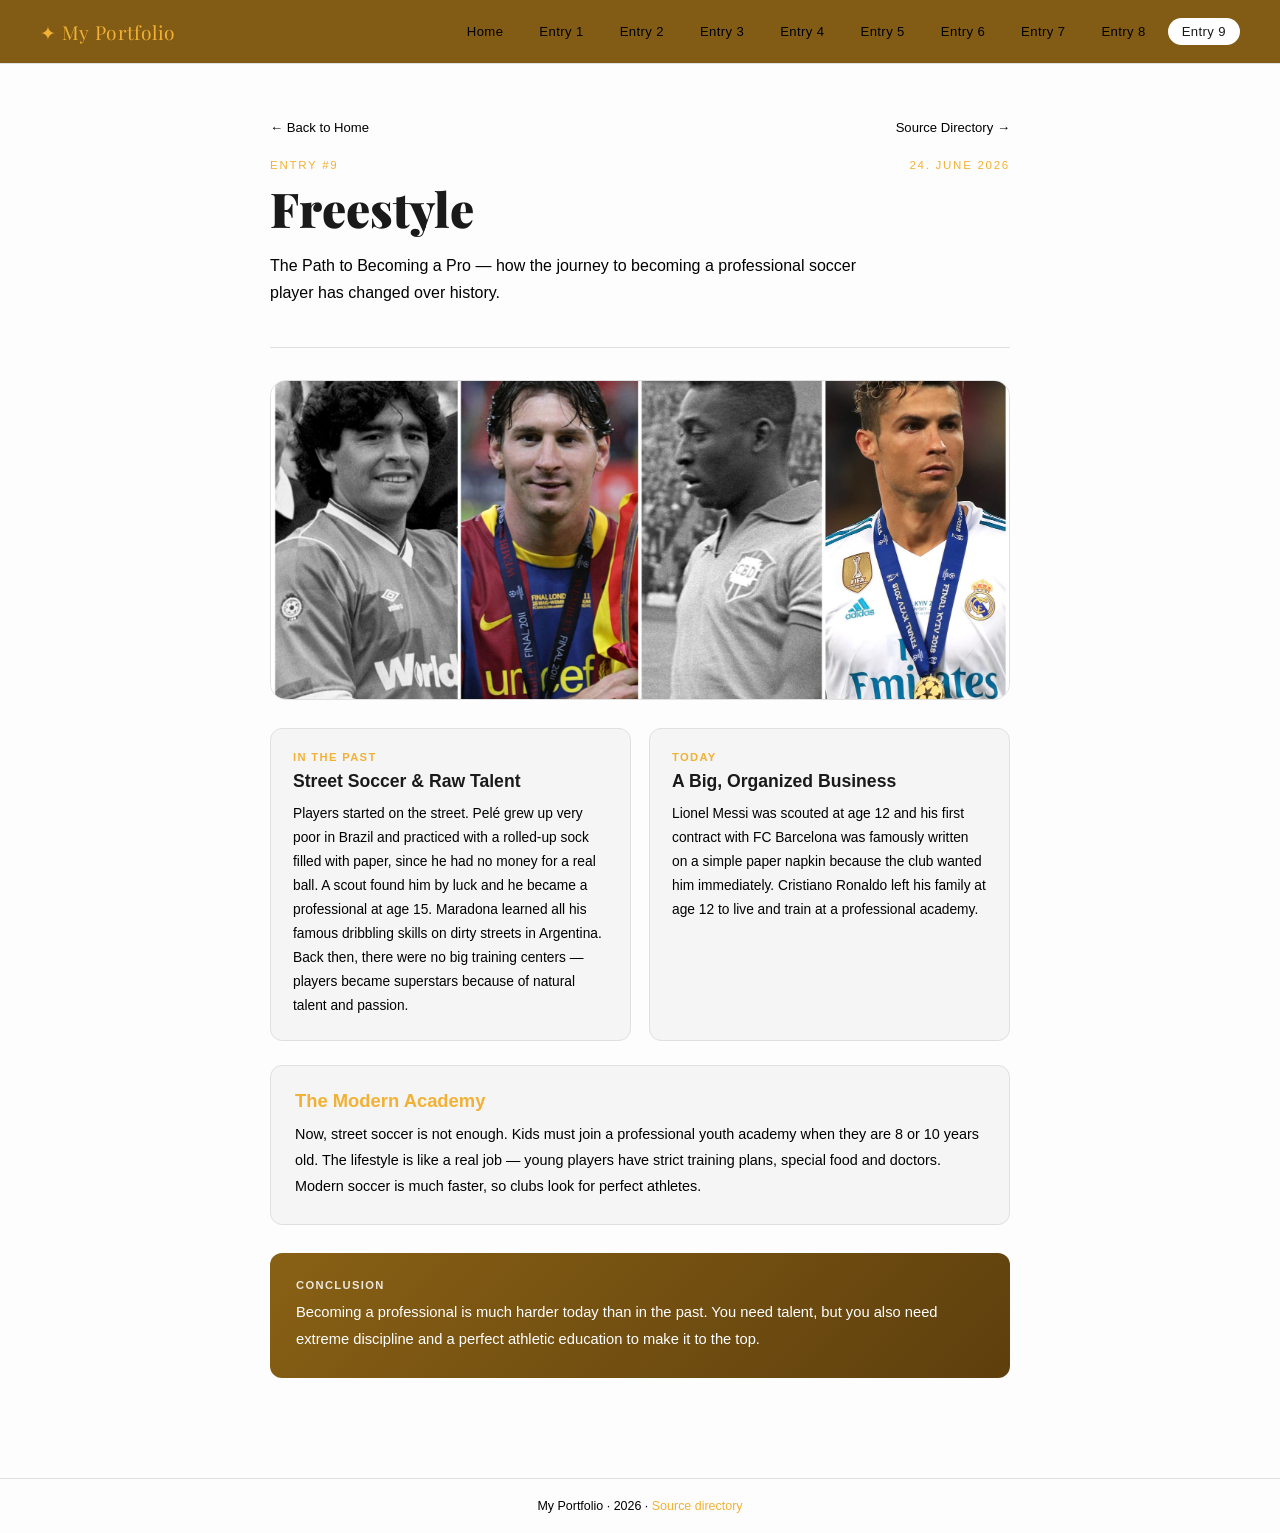
<file: Entry-9.html>
<!DOCTYPE html>
<html lang="en">
<head>
  <meta charset="UTF-8" />
  <meta name="viewport" content="width=device-width, initial-scale=1.0"/>
  <title>Entry 9 - Freestyle – The Path to Becoming a Pro</title>
  <link rel="stylesheet" href="style.css">
  <link href="https://fonts.googleapis.com/css2?family=Playfair+Display&display=swap" rel="stylesheet">
</head>
<body>
<div id="random-car">⚽️</div>
  <nav>
  <a class="nav-logo" href="index.html">✦ My Portfolio</a>

  <div class="nav-links">
    <a href="index.html">Home</a>
    <a href="Entry-1.html">Entry 1</a>
    <a href="Entry-2.html">Entry 2</a>
    <a href="Entry-3.html">Entry 3</a>
    <a href="Entry-4.html">Entry 4</a>
    <a href="Entry-5.html">Entry 5</a>
    <a href="Entry-6.html">Entry 6</a>
    <a href="Entry-7.html">Entry 7</a>
    <a href="Entry-8.html">Entry 8</a>
    <a href="Entry-9.html" class="active">Entry 9</a>
  </div>
</nav>

  <div class="entry-page">
    <div class="nav-row">
    <button class="back-btn" onclick="window.location.href='index.html'">← Back to Home</button>
    <button class="back-btn" onclick="window.location.href='source directory.html'">Source Directory →</button>
    </div>
    <div class="nav-row">
      <div class="entry-label">Entry #9</div>
      <div class="entry-label">24. June 2026</div>
    </div>
    <h1 class="entry-title">Freestyle</h1>
    <p class="entry-subtitle">The Path to Becoming a Pro — how the journey to becoming a professional soccer player has changed over history.</p>
    <hr class="divider"/>

    <img class="entry-hero-img" src="Soccer.jpeg" alt="Legends of soccer">

    <div class="compare-grid">
      <div class="compare-card">
        <div class="era">In The Past</div>
        <h3>Street Soccer & Raw Talent</h3>
        <p>Players started on the street. Pelé grew up very poor in Brazil and practiced with a rolled-up sock filled with paper, since he had no money for a real ball. A scout found him by luck and he became a professional at age 15. Maradona learned all his famous dribbling skills on dirty streets in Argentina. Back then, there were no big training centers — players became superstars because of natural talent and passion.</p>
      </div>
      <div class="compare-card">
        <div class="era">Today</div>
        <h3>A Big, Organized Business</h3>
        <p>Lionel Messi was scouted at age 12 and his first contract with FC Barcelona was famously written on a simple paper napkin because the club wanted him immediately. Cristiano Ronaldo left his family at age 12 to live and train at a professional academy.</p>
      </div>
    </div>

    <div class="content-block">
      <h3>The Modern Academy</h3>
      <p>Now, street soccer is not enough. Kids must join a professional youth academy when they are 8 or 10 years old. The lifestyle is like a real job — young players have strict training plans, special food and doctors. Modern soccer is much faster, so clubs look for perfect athletes.</p>
    </div>

    <div class="reflection-box">
      <div class="label">Conclusion</div>
      <p>Becoming a professional is much harder today than in the past. You need talent, but you also need extreme discipline and a perfect athletic education to make it to the top.</p>
    </div>
  </div>

<footer>My Portfolio · <span id="year"></span> · <button class="source-btn" onclick="window.location.href='source directory.html'">Source directory</button></footer>
<script>
  document.getElementById('year').textContent = new Date().getFullYear();

  window.addEventListener('DOMContentLoaded', () => {
    const car = document.getElementById('random-car');
    if (!car) return;

    // 1. Zufällige Höhe berechnen (zwischen 10% und 90% der Bildschirmhöhe)
    const randomY = Math.random() * 80 + 10;
    car.style.top = randomY + '%';

    // 2. Zufällige Geschwindigkeit berechnen (Dauer der Fahrt zwischen 3 und 6 Sekunden)
    const randomDuration = Math.random() * 3 + 3;
    car.style.transitionDuration = randomDuration + 's';

    // 3. Zufällige Fahrtrichtung festlegen (50% Chance für links oder rechts)
    const driveRight = Math.random() > 0.5;

    // 4. Animation kurz nach dem Laden starten
    setTimeout(() => {
        if (driveRight) {
            car.classList.add('drive-right');
        } else {
            // Für Fahrt nach links müssen wir die Startposition anpassen
            car.style.left = 'auto';
            car.style.right = '-200px';
            // Eine kleine Verzögerung, damit der Browser die neue Startposition registriert
            requestAnimationFrame(() => {
                car.classList.add('drive-left');
            });
        }
    }, 500); // Startet 0.5 Sekunden nach dem Laden
});
</script>
</body>
</html>
</file>
<file: style.css>
:root {
      --bg: #fdfdfd;
      --surface: #ffffff;
      --card: #f5f5f5;
      --border: #e0e0e0;
      --accent: #f2b134;
      --accent2: #d4980e;
      --text: #1a1a1a;
      --muted: #000000;
      --radius: 16px;
    }
    * { box-sizing: border-box; margin: 0; padding: 0; }
    html { scroll-behavior: smooth; }
    body {
      font-family: 'DM Sans', sans-serif;
      background: var(--bg);
      color: var(--text);
      min-height: 100vh;
    }

    /* NAV */
    nav {
      position: fixed; top: 0; left: 0; right: 0; z-index: 100;
      background: #825c14;
      backdrop-filter: blur(12px);
      border-bottom: 1px solid var(--border);
      display: flex; align-items: center; justify-content: space-between;
      padding: 0 40px; height: 64px;
    }
    .nav-logo {
      font-family: 'Playfair Display', serif;
      font-size: 1.2rem; color: var(--accent); letter-spacing: 0.02em;
      cursor: pointer; text-decoration: none;
    }
    .nav-links { display: flex; gap: 8px; }
    .nav-links a {
      color: var(--muted); text-decoration: none; font-size: 0.82rem;
      padding: 6px 14px; border-radius: 20px; transition: all 0.2s;
      letter-spacing: 0.03em; font-weight: 500;
    }
    .nav-links a:hover, .nav-links a.active {
      color: var(--text); background: var(--surface);
    }

    /* PAGES */
    .page { display: none; padding-top: 80px; min-height: 100vh; }
    .page.active { display: block; }

    /* ===== HOME ===== */
    #home {
      background: var(--bg);
    }
    .hero {
      max-width: 900px; margin: 0 auto;
      padding: 80px 40px 60px;
      text-align: center;
    }
    .hero-tag {
      display: inline-block; border: 1px solid var(--accent);
      color: var(--accent); font-size: 0.75rem; letter-spacing: 0.15em;
      text-transform: uppercase; padding: 5px 16px; border-radius: 20px;
      margin-bottom: 24px;
    }
    .hero h1 {
      font-family: 'Playfair Display', serif;
      font-size: clamp(2.8rem, 6vw, 5rem);
      line-height: 1.1; font-weight: 900;
      margin-bottom: 20px;
    }
    .hero h1 em { color: var(--accent); font-style: italic; }
    .hero p {
      color: var(--muted); font-size: 1.05rem; max-width: 520px; margin: 0 auto 48px;
      line-height: 1.7;
    }

    /* ENTRY CARDS GRID */
    .entries-grid {
      display: grid;
      grid-template-columns: repeat(auto-fill, minmax(280px, 1fr));
      gap: 20px;
      max-width: 1100px; margin: 0 auto; padding: 0 40px 80px;
    }
    .entry-card {
      background: var(--card);
      border: 1px solid var(--border);
      border-radius: var(--radius);
      overflow: hidden;
      cursor: pointer;
      transition: transform 0.25s, border-color 0.25s, box-shadow 0.25s;
      position: relative;
    }
    .entry-card:hover {
      transform: translateY(-4px);
      border-color: var(--accent);
      box-shadow: 0 12px 40px rgba(242,177,52,0.1);
    }
    .card-thumb {
      height: 160px;
      display: flex; align-items: center; justify-content: center;
      overflow: hidden;
      position: relative;
    }
    .card-thumb img {
      width: 100%; height: 100%; object-fit: cover;
      transition: transform 0.3s ease;
    }
    .entry-card:hover img {
      transform: scale(1.05);
    }
    .card-body { padding: 20px; }
    .card-number {
      font-size: 0.7rem; letter-spacing: 0.12em; text-transform: uppercase;
      color: var(--accent); font-weight: 500; margin-bottom: 6px;
    }
    .card-title {
      font-family: 'Playfair Display', serif;
      font-size: 1.15rem; font-weight: 700; margin-bottom: 8px; line-height: 1.3;
    }
    .card-desc { color: var(--muted); font-size: 0.82rem; line-height: 1.6; }
    .card-arrow {
      position: absolute; top: 16px; right: 16px;
      width: 32px; height: 32px; border-radius: 50%;
      background: var(--bg); border: 1px solid var(--border);
      display: flex; align-items: center; justify-content: center;
      color: var(--accent); font-size: 0.9rem; transition: all 0.2s;
    }
    .entry-card:hover .card-arrow {
      background: var(--accent); color: var(--bg);
    }

    /* ===== ENTRY PAGES ===== */
    .entry-page {
      max-width: 820px; margin: 0 auto; padding: 40px 40px 100px;
    }
    .entry-breadcrumb {
      display: flex; align-items: center; gap: 8px;
      font-size: 0.8rem; color: var(--muted); margin-bottom: 32px;
    }
    .entry-breadcrumb a {
      color: var(--accent); text-decoration: none; cursor: pointer;
    }
    .entry-breadcrumb a:hover { text-decoration: underline; }
    .entry-label {
      font-size: 0.72rem; letter-spacing: 0.15em; text-transform: uppercase;
      color: var(--accent); font-weight: 500; margin-bottom: 10px;
    }
    .entry-title {
      font-family: 'Playfair Display', serif;
      font-size: clamp(2rem, 4vw, 3rem);
      font-weight: 900; line-height: 1.15; margin-bottom: 16px;
    }
    .entry-subtitle {
      color: var(--muted); font-size: 1rem; line-height: 1.7; margin-bottom: 40px;
      max-width: 600px;
    }
    .divider {
      border: none; border-top: 1px solid var(--border); margin: 32px 0;
    }

    /* HIGHLIGHT CARDS */
    .highlight-grid {
      display: grid; grid-template-columns: 1fr 1fr 1fr; gap: 16px; margin: 24px 0;
    }
    @media (max-width: 680px) {
      .highlight-grid { grid-template-columns: 1fr; }
      .entries-grid { grid-template-columns: 1fr; padding: 0 20px 60px; }
      nav { padding: 0 20px; }
      .nav-links { display: none; }
      .hero { padding: 40px 20px 40px; }
      .entry-page { padding: 20px 20px 80px; }
    }
    .highlight-card {
      background: var(--card); border: 1px solid var(--border);
      border-radius: 12px; overflow: hidden;
    }
    .highlight-img {
      width: 100%; height: 160px; object-fit: cover; display: block;
      background: var(--surface);
    }
    .highlight-img-placeholder {
      width: 100%; height: 160px;
      display: flex; flex-direction: column; align-items: center;
      justify-content: center; background: var(--surface);
      color: var(--muted); font-size: 0.8rem; gap: 8px;
    }
    .highlight-img-placeholder span { font-size: 2rem; }
    .highlight-body { padding: 14px; }
    .highlight-num {
      font-size: 0.68rem; letter-spacing: 0.1em; text-transform: uppercase;
      color: var(--accent); margin-bottom: 4px;
    }
    .highlight-title {
      font-family: 'Playfair Display', serif;
      font-size: 1rem; font-weight: 700; margin-bottom: 6px;
    }
    .highlight-text { font-size: 0.82rem; color: var(--muted); line-height: 1.6; }

    /* LOWLIGHT */
    .lowlight-box {
      background: #896115;
      border: 1px solid #4a1a1a; border-radius: 12px; padding: 24px; margin-top: 24px;
    }
    .lowlight-box .label {
      font-size: 0.7rem; letter-spacing: 0.12em; text-transform: uppercase;
      color: var(--accent2); margin-bottom: 8px; font-weight: 500;
    }
    .lowlight-box h3 {
      font-family: 'Playfair Display', serif;
      font-size: 1.2rem; margin-bottom: 10px;
    }
    .lowlight-box p { font-size: 0.88rem; color: var(--muted); line-height: 1.7; }
    .solution-box {
      background: var(--card); border: 1px solid var(--border);
      border-radius: 12px; padding: 20px; margin-top: 12px;
      display: flex; gap: 12px; align-items: flex-start;
    }
    .solution-icon { font-size: 1.4rem; margin-top: 2px; }
    .solution-box p { font-size: 0.88rem; color: var(--muted); line-height: 1.7; }
    .solution-box strong { color: var(--text); display: block; margin-bottom: 4px; }

    /* GENERIC CONTENT */
    .content-block {
      background: var(--card); border: 1px solid var(--border);
      border-radius: 12px; padding: 24px; margin-bottom: 16px;
    }
    .content-block h3 {
      font-size: 1.15rem; margin-bottom: 10px; color: var(--accent);
    }
    .content-block p {
      font-size: 0.9rem; color: var(--muted); line-height: 1.8; margin-bottom: 10px;
    }
    .content-block p:last-child { margin-bottom: 0; }
    .content-block ul {
      list-style: none; padding: 0;
    }
    .content-block ul li {
      font-size: 0.88rem; color: var(--muted); line-height: 1.7;
      padding: 6px 0; border-bottom: 1px solid var(--border);
      display: flex; gap: 10px;
    }
    .content-block ul li:last-child { border-bottom: none; }
    .content-block ul li::before { content: '→'; color: var(--accent); flex-shrink: 0; }

    /* Q&A */
    .qa-item { margin-bottom: 20px; }
    .qa-question {
      font-weight: 500; font-size: 0.9rem; color: var(--accent);
      margin-bottom: 8px; display: flex; gap: 8px;
    }
    .qa-question::before { content: 'Q'; font-weight: 700; }
    .qa-answer {
      font-size: 0.88rem; color: var(--muted); line-height: 1.8;
      padding-left: 20px; border-left: 2px solid var(--border);
    }

    /* ALBUM CARDS */
    .album-grid {
      display: grid; grid-template-columns: repeat(auto-fill, minmax(140px, 1fr));
      gap: 12px; margin: 16px 0;
    }
    .album-card {
      background: var(--card); border: 1px solid var(--border);
      border-radius: 10px; overflow: hidden; text-align: center;
    }
    .album-art {
      width: 100%; aspect-ratio: 1;
      display: flex; align-items: center; justify-content: center;
      font-size: 2.5rem;
      background: linear-gradient(135deg, #1a1a2a, #0d0d1a);
    }
    .album-info { padding: 10px; }
    .album-info .album-name { font-size: 0.78rem; font-weight: 500; margin-bottom: 2px; }
    .album-info .album-artist { font-size: 0.72rem; color: var(--muted); }

    /* STORY */
    .story-text {
      font-family: 'Playfair Display', serif;
      font-size: 1.05rem; line-height: 1.9; color: var(--text);
      background: var(--card); border: 1px solid var(--border);
      border-radius: 12px; padding: 32px;
    }
    .story-text p { margin-bottom: 16px; }
    .story-text p:last-child { margin-bottom: 0; }

    /* INTERVIEW TABLE */
    .interview-grid { display: grid; gap: 16px; }
    .interview-item {
      background: var(--card); border: 1px solid var(--border);
      border-radius: 10px; padding: 18px;
      display: grid; grid-template-columns: 1fr 1fr; gap: 16px;
    }
    .interview-item .q { font-size: 0.82rem; color: var(--accent); font-weight: 500; }
    .interview-item .a { font-size: 0.85rem; color: var(--muted); line-height: 1.6; }
    @media (max-width: 560px) {
      .highlight-grid { grid-template-columns: 1fr; }
      .interview-item { grid-template-columns: 1fr; }
    }

   
    /* TAGS */
    .tag {
      display: inline-block; background: rgba(232,201,126,0.1);
      border: 1px solid rgba(232,201,126,0.3); color: var(--accent);
      font-size: 0.72rem; padding: 3px 10px; border-radius: 20px;
      margin: 3px; letter-spacing: 0.05em;
    }

    /* BACK BTN */
    .back-btn {
      display: inline-flex; align-items: center; gap: 6px;
      color: var(--muted); font-size: 0.82rem; cursor: pointer;
      transition: color 0.2s; margin-bottom: 24px;
      background: none; border: none; font-family: inherit;
    }
    .back-btn:hover { color: var(--accent); }

    /* FOOTER */
    footer {
      border-top: 1px solid var(--border);
      padding: 20px 40px; text-align: center;
      color: var(--muted); font-size: 0.78rem;
    }

    /* ANIMATIONS */
    @keyframes fadeUp {
      from { opacity: 0; transform: translateY(20px); }
      to { opacity: 1; transform: translateY(0); }
    }
    .page.active .entry-page,
    .page.active .hero,
    .page.active .entries-grid {
      animation: fadeUp 0.4s ease both;
    }


.entry-page {
  padding-top: 120px; /* z. B. Höhe der Nav + etwas Abstand */
}

.highlight-img-placeholder {
  width: 100%;
  height: 200px; /* feste Höhe für alle Bilder */
  overflow: hidden;
  display: flex;
  align-items: center;
  justify-content: center;
  background-color: #f0f0f0; /* grauer Hintergrund, falls Bild fehlt */
}

.nav-row {
  display: flex;
  justify-content: space-between;
  align-items: center;
  width: 100%;
}

.entry-content { max-width: 720px; margin: 0 auto; padding: 40px; }

.section-label {
    display: flex; align-items: center; gap: 10px; margin-bottom: 20px; margin-top: 40px;
  }
  .section-label:first-child { margin-top: 0; }
  .section-label .dot { width: 8px; height: 8px; border-radius: 50%; background: var(--accent); flex-shrink: 0; }
  .section-label h2 { font-family: 'DM Serif Display', serif; font-size: 1.35rem; }
  .section-label .badge {
    margin-left: auto; background: var(--accent-light); color: var(--accent);
    font-size: 0.68rem; font-weight: 500; padding: 3px 10px; border-radius: 100px;
    letter-spacing: 0.06em; text-transform: uppercase; white-space: nowrap;
  }

  .music-item {
    display: flex; gap: 16px; padding: 16px; background: var(--white);
    border: 1px solid var(--border); border-radius: 10px; margin-bottom: 12px;
    align-items: flex-start;
  }

  .music-rank {
    font-family: 'DM Serif Display', serif; font-size: 1.5rem; color: var(--border);
    min-width: 36px; text-align: center; line-height: 1;
  }
  .music-info { flex: 1; }
  .music-info strong { display: block; font-size: 0.92rem; margin-bottom: 3px; }
  .music-info span { font-size: 0.8rem; color: var(--muted); }


  /* ===== ENTRY 7 — PREDICTIONS ===== */
.prediction-grid { display: grid; gap: 16px; margin: 24px 0; }
.prediction-card {
  background: var(--card); border: 1px solid var(--border); border-radius: 12px;
  padding: 22px; display: flex; gap: 16px; align-items: flex-start;
  transition: border-color .2s, transform .2s;
}
.prediction-card:hover { border-color: var(--accent); transform: translateY(-2px); }
.prediction-icon { font-size: 1.8rem; flex-shrink: 0; line-height: 1; }
.prediction-card h3 {font-size: 1.05rem; margin-bottom: 6px; color: var(--text); }
.prediction-card p { font-size: 0.88rem; color: var(--muted); line-height: 1.75; }

.reflection-box {
  background: linear-gradient(135deg, #896115, #5e3f0d);
  border-radius: 12px; padding: 26px; margin-top: 28px; color: #fff;
}
.reflection-box .label { font-size: 0.7rem; letter-spacing: .12em; text-transform: uppercase; opacity: .85; margin-bottom: 8px; font-weight: 600; }
.reflection-box p { font-size: 0.92rem; line-height: 1.8; }

/* ===== ENTRY 8 — MURDER MYSTERY ===== */
.suspect-grid { display: grid; grid-template-columns: repeat(auto-fit, minmax(150px, 1fr)); gap: 14px; margin: 20px 0 28px; }
.suspect-card { background: var(--card); border: 1px solid var(--border); border-radius: 12px; padding: 18px 14px; text-align: center; transition: border-color .2s; }
.suspect-card:hover { border-color: var(--accent); }
.suspect-avatar {
  width: 54px; height: 54px; border-radius: 50%; background: var(--surface);
  border: 1px solid var(--border); display: flex; align-items: center; justify-content: center;
  font-size: 1.4rem; margin: 0 auto 10px;
}
.suspect-name { font-weight: 600; font-size: 0.85rem; margin-bottom: 4px; }
.suspect-alibi { font-size: 0.76rem; color: var(--muted); line-height: 1.55; }

.reveal-box { background: #3a1414; border: 1px solid #6b1f1f; border-radius: 12px; padding: 24px; margin-top: 12px; }
.reveal-box .label { font-size: 0.7rem; letter-spacing: .12em; text-transform: uppercase; color: #ff9d9d; margin-bottom: 8px; font-weight: 600; }
.reveal-box p { font-size: 0.9rem; line-height: 1.8; color: #f3dcdc; }
.reveal-box strong { color: #ffb3b3; }

/* ===== ENTRY 9 — FREESTYLE ===== */
.entry-hero-img { width: 100%; max-height: 320px; object-fit: cover; border-radius: var(--radius); border: 1px solid var(--border); display: block; margin: 8px 0 28px; }
.compare-grid { display: grid; grid-template-columns: 1fr 1fr; gap: 18px; margin: 24px 0; }
.compare-card { background: var(--card); border: 1px solid var(--border); border-radius: 12px; padding: 22px; }
.compare-card .era { font-size: 0.7rem; letter-spacing: .12em; text-transform: uppercase; color: var(--accent); margin-bottom: 8px; font-weight: 600; }
.compare-card h3 {font-size: 1.1rem; margin-bottom: 10px; }
.compare-card p { font-size: 0.86rem; color: var(--muted); line-height: 1.75; }
@media (max-width: 680px) { .compare-grid { grid-template-columns: 1fr; } }

/* ===== HOME — CONTINUOUS SCROLL ===== */
.portfolio-scroll { max-width: 1000px; margin: 0 auto; padding: 0 40px 60px; }
.entry-section { margin-bottom: 56px; scroll-margin-top: 90px; }
.entry-section-bar {
  display: flex; align-items: center; gap: 14px; margin-bottom: 14px;
  padding-bottom: 10px; border-bottom: 1px solid var(--border);
}
.entry-section-num {font-size: 1.3rem; color: var(--accent); font-weight: 700; }
.entry-section-title { font-size: 0.95rem; font-weight: 600; color: var(--text); flex: 1; }
.entry-section-link {
  font-size: 0.76rem; color: var(--accent); text-decoration: none;
  border: 1px solid var(--border); padding: 5px 12px; border-radius: 20px; transition: .2s; white-space: nowrap;
}
.entry-section-link:hover { background: var(--accent); color: #fff; border-color: var(--accent); }
.entry-frame { width: 100%; border: 1px solid var(--border); border-radius: var(--radius); display: block; background: var(--surface); min-height: 300px; }
@media (max-width: 680px) {
  .portfolio-scroll { padding: 0 20px 40px; }
  .entry-section-title { font-size: 0.85rem; }
}

/* ===== SOURCE DIRECTORY ===== */
.source-grid { display: grid; grid-template-columns: repeat(auto-fill, minmax(220px, 1fr)); gap: 18px; margin: 24px 0 40px; }
.source-card { background: var(--card); border: 1px solid var(--border); border-radius: 12px; overflow: hidden; }
.source-thumb { width: 100%; height: 140px; object-fit: cover; display: block; background: var(--surface); }
.source-info { padding: 14px; }
.source-info .used-in { font-size: 0.66rem; letter-spacing: .08em; text-transform: uppercase; color: var(--accent); margin-bottom: 4px; font-weight: 600; }
.source-info .filename { font-size: 0.85rem; font-weight: 600; margin-bottom: 6px; word-break: break-all; }
.source-info .src-line { font-size: 0.78rem; color: var(--muted); }
.source-info .src-line a { color: var(--accent); }


/* ===== ENTRY 1 — SUMMER UPDATES ===== */
.highlight-img-placeholder img { width: 100%; height: 100%; object-fit: cover; display: block; }
.entry-page h2.accent1, .entry-page h2.accent2 {
  font-family: 'Playfair Display', serif; font-size: 1.3rem; margin: 32px 0 16px;
  display: flex; align-items: center; gap: 10px;
}
.entry-page h2.accent1 { color: var(--accent); }
.entry-page h2.accent2 { color: #e2734a; }
.dest-tags { margin: 14px 0 4px; }

/* ===== ENTRY 2 — IDIOMS ===== */
.idiom-head { display: flex; align-items: center; gap: 12px; margin-bottom: 10px; }
.idiom-num {
  width: 36px; height: 36px; border-radius: 50%; background: var(--accent); color: #fff;
  display: flex; align-items: center; justify-content: center; font-family: 'Playfair Display', serif;
  font-weight: 700; flex-shrink: 0; font-size: 0.95rem;
}
.idiom-head h3 { margin-bottom: 0; }
.idiom-detail { margin-top: 10px; }
.idiom-detail-label {
  display: block; font-size: 0.7rem; font-weight: 700; letter-spacing: .06em;
  text-transform: uppercase; color: var(--accent); margin-bottom: 4px;
}
.idiom-detail p { font-size: 0.88rem; color: var(--muted); line-height: 1.75; margin: 0; }

/* ===== ENTRY 4 — STORY (cancelled note) ===== */
.entry-title.strikethrough {
  text-decoration: line-through; text-decoration-color: var(--accent);
  text-decoration-thickness: 3px; opacity: .55;
}
.cancelled-note {
  background: var(--card); border: 2px dashed var(--border); border-radius: 12px;
  padding: 32px; position: relative; overflow: hidden;
}
.cancelled-note .big { font-size: 2.6rem; margin-bottom: 14px; opacity: .75; }
.cancelled-note p { font-size: 0.92rem; color: var(--muted); line-height: 1.85; }
.cancelled-note::before {
  content: 'MEMORY FILE'; position: absolute; top: 18px; right: -38px;
  background: var(--accent); color: #fff; font-size: 0.62rem; font-weight: 700;
  letter-spacing: .1em; padding: 4px 44px; transform: rotate(35deg);
  box-shadow: 0 2px 6px rgba(0,0,0,.15);
}

/* ===== ENTRY 5 — MUSIC hover ===== */
.music-item { transition: transform .2s, border-color .2s; }
.music-item:hover { transform: translateX(4px); border-color: var(--accent); }

/* ===== HERO IMAGE — CONTAIN VARIANT (for non-banner images) ===== */
.entry-hero-frame {
  width: 100%; max-height: 280px; border-radius: var(--radius);
  border: 1px solid var(--border); background: var(--card);
  display: flex; align-items: center; justify-content: center;
  overflow: hidden; margin: 8px 0 28px; padding: 20px;
}
.entry-hero-frame img { max-width: 100%; max-height: 240px; object-fit: contain; display: block; }

/* ===== FOOTER — SOURCE DIRECTORY AS BUTTON (showPage-style nav) ===== */
.source-btn {
  background: none; border: none; font-family: inherit; cursor: pointer;
  color: var(--accent); font-size: 0.78rem; padding: 0;
}
.source-btn:hover { text-decoration: underline; }


#confetti-canvas {
    position: fixed;
    top: 0;
    left: 0;
    width: 100%;
    height: 100%;
    pointer-events: none; /* Klicks gehen durch das Canvas durch */
    z-index: 9999;        /* Immer ganz oben */
}


#random-car {
    position: fixed;
    /* Startet weit außerhalb des Bildschirms */
    left: -200px;
    /* Eine zufällige Höhe wird per JavaScript gesetzt */
    top: 50%; 
    font-size: 4rem; /* Größe des Autos */
    z-index: 9998; /* Hinter dem Banner, aber vor dem Inhalt */
    pointer-events: none; /* Klicks gehen durch */
    
    /* Die Animation wird per JS aktiviert */
    transition: transform 0s linear;
}

/* Klasse für die Fahrt nach RECHTS */
#random-car.drive-right {
    transform: translateX(calc(100vw + 400px));
}

/* Klasse für die Fahrt nach LINKS */
#random-car.drive-left {
    /* Startposition für Fahrt nach links muss rechts sein */
    left: auto;
    right: -200px;
    transform: translateX(calc(-100vw - 400px)) scaleX(-1); /* Fährt nach links und wird gespiegelt */
}
</file>
